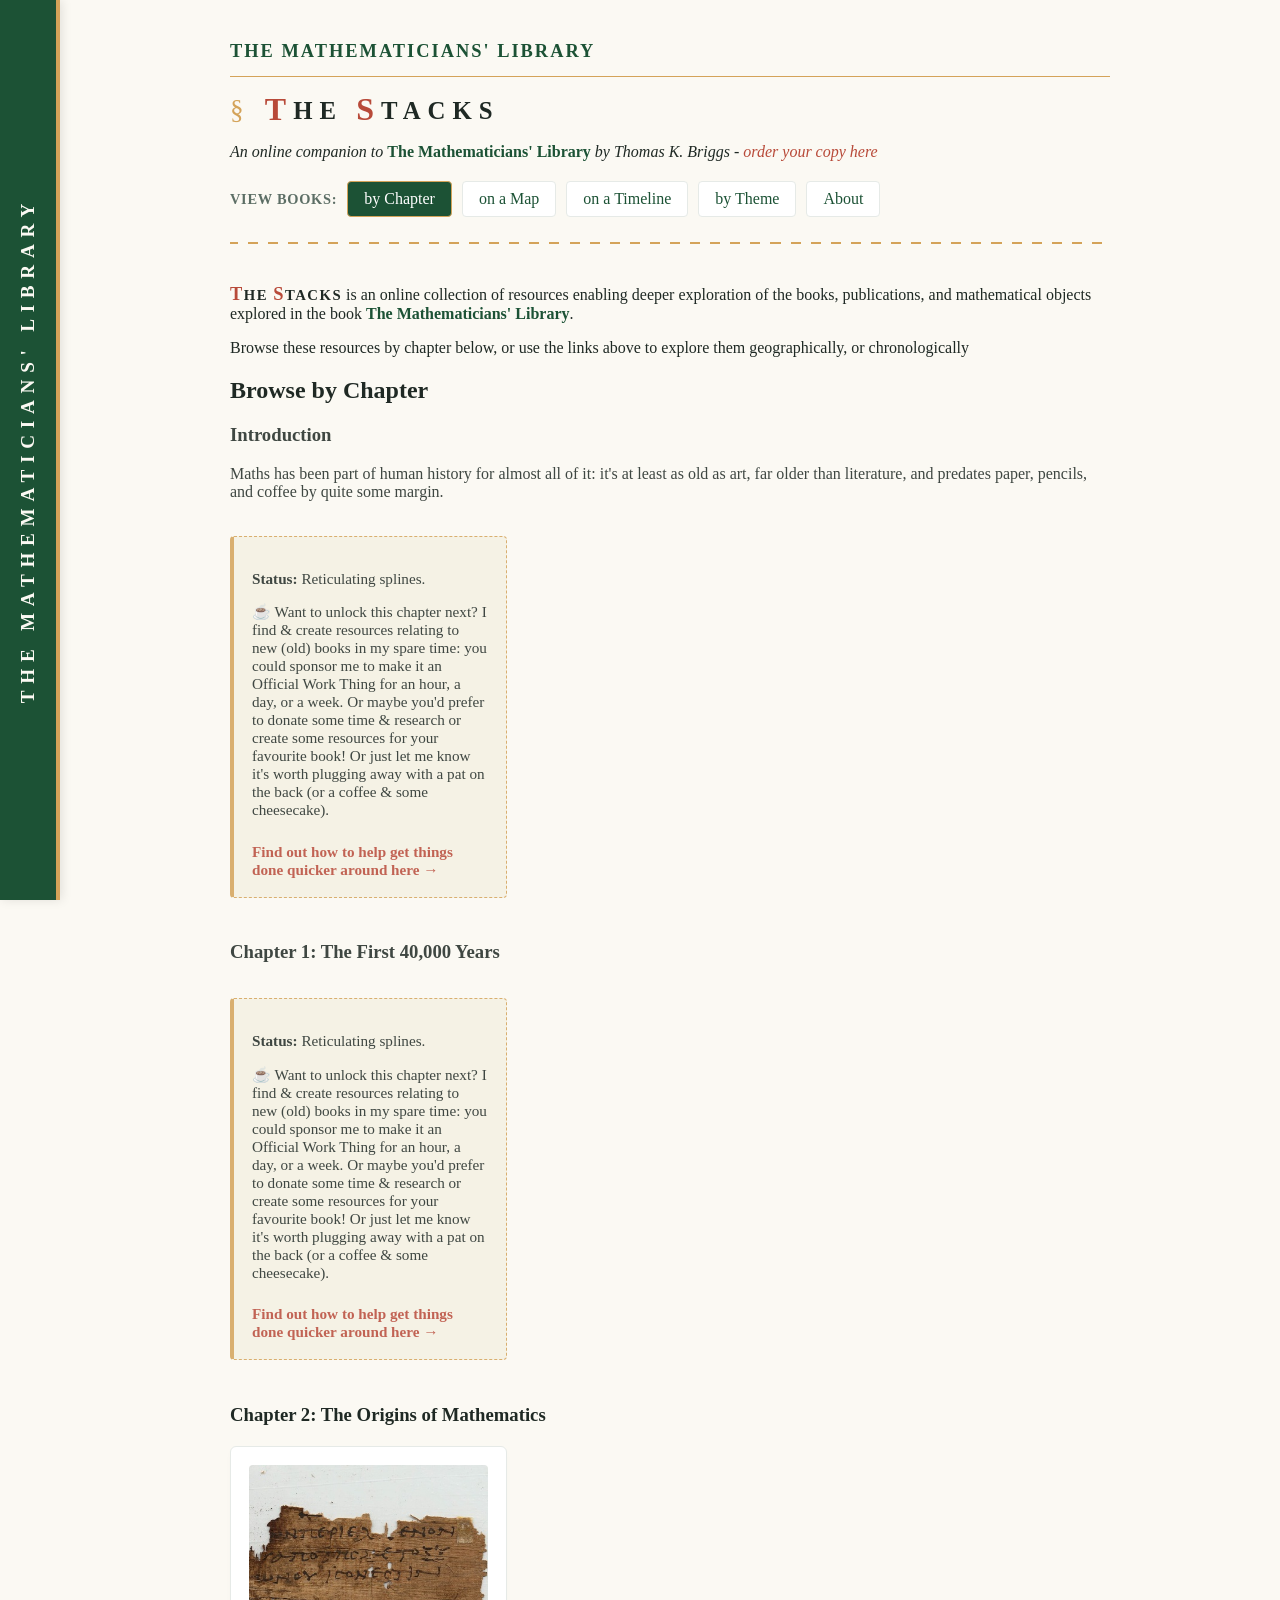
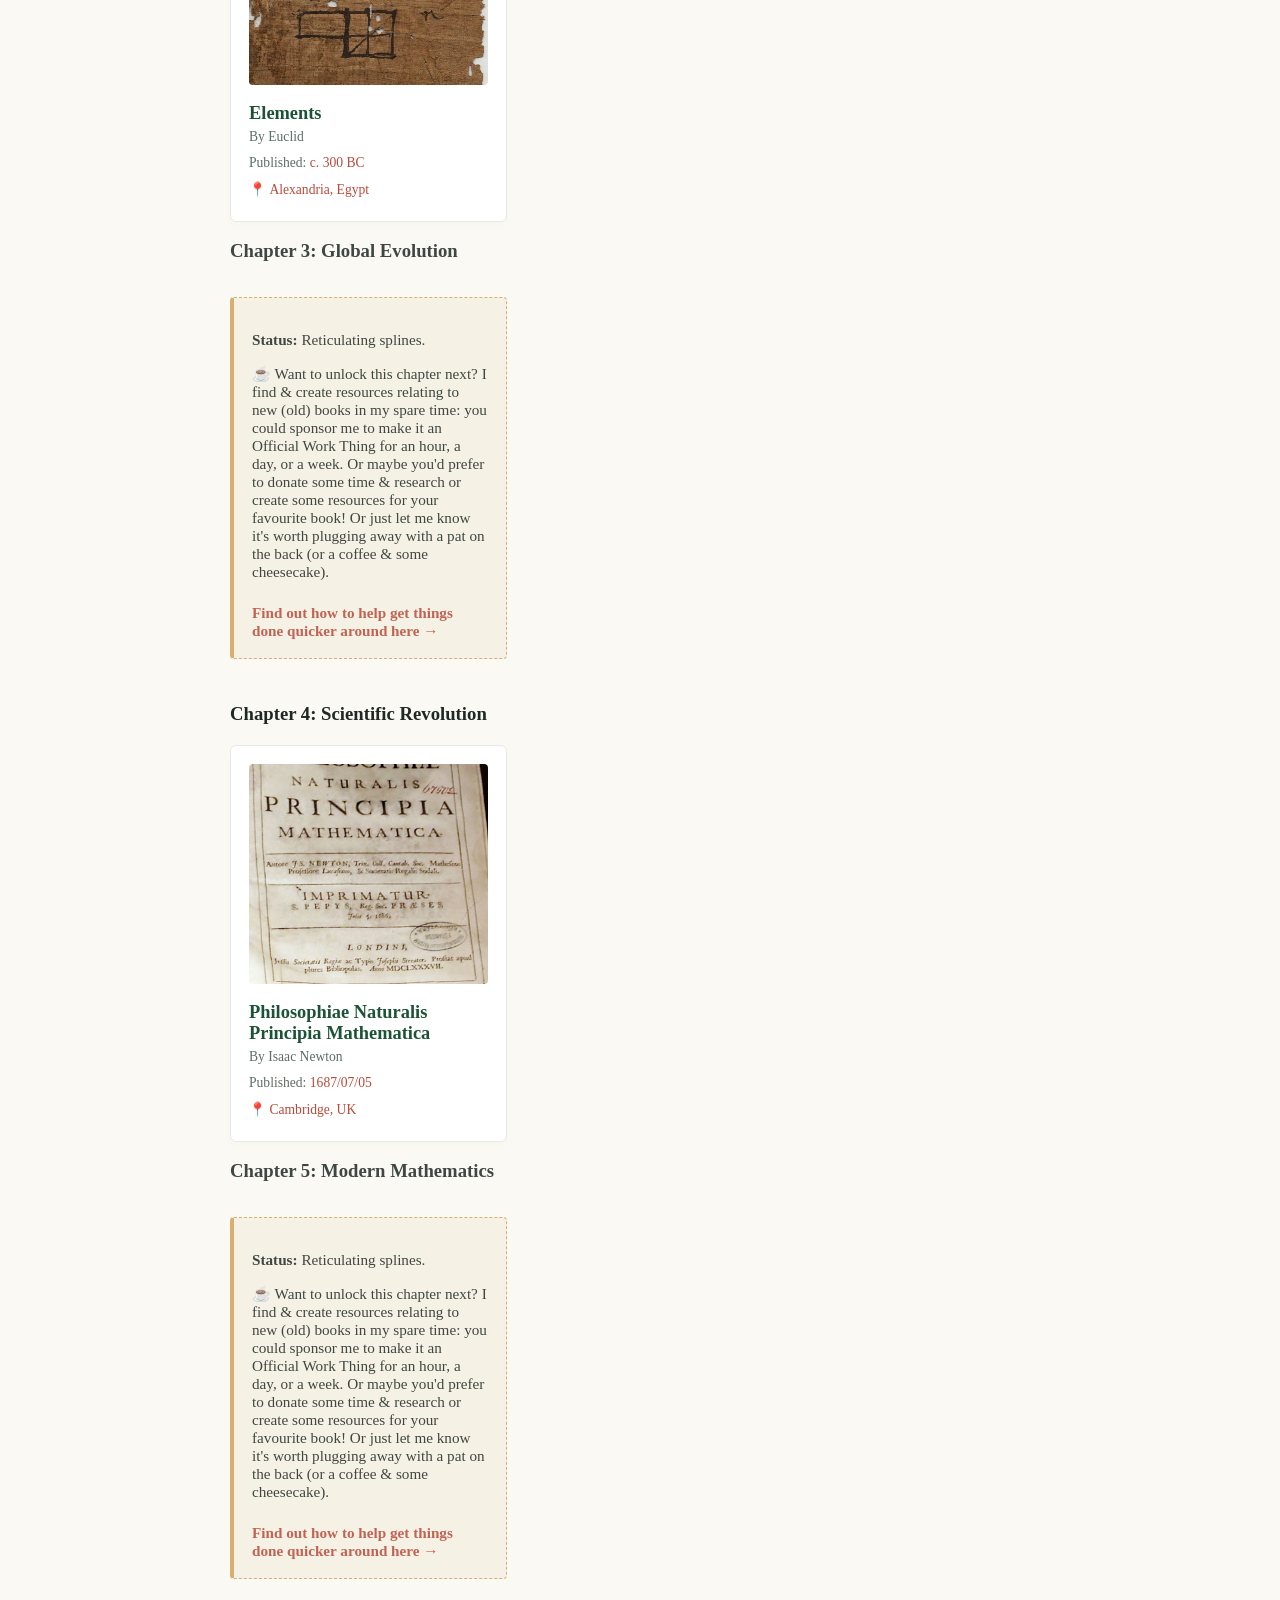
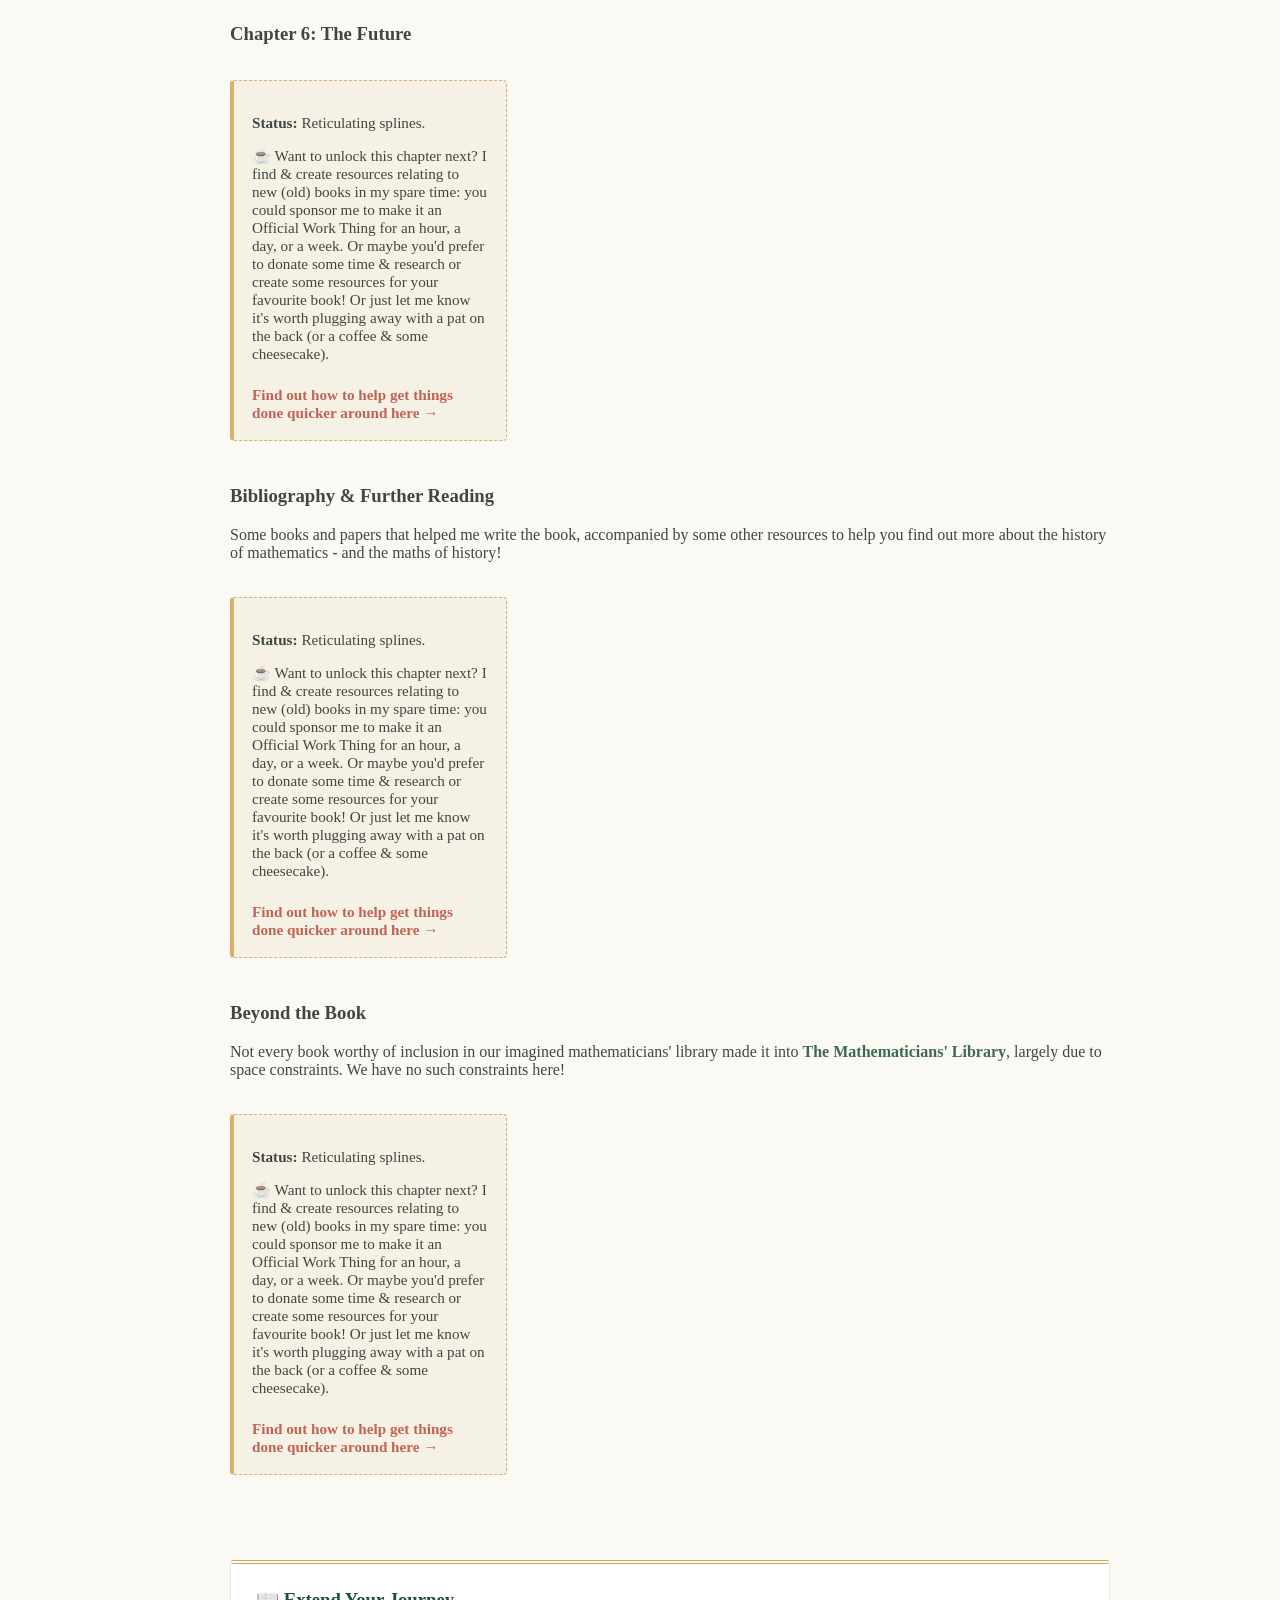
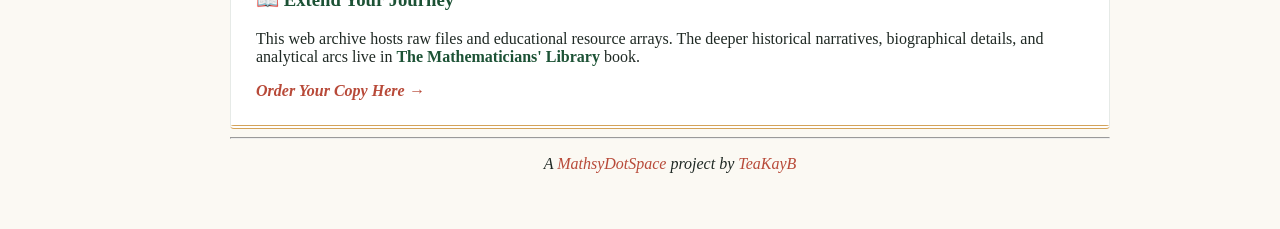
<file: index.html>
<!DOCTYPE html>
<html lang="en-GB">
<head>
    <meta charset="UTF-8">
    <meta name="viewport" content="width=device-width, initial-scale=1.0">

    <title>The Mathematicians' Library: The Stacks</title>
    <meta name="description" content="Explore the history of mathematics through books, mathematicians and mathematical objects in The Mathematicians' Library: The Stacks.">

    <link rel="canonical" href="https://library.mathsy.space/">

    <meta property="og:type" content="website">
    <meta property="og:title" content="The Mathematicians' Library: The Stacks">
    <meta property="og:description" content="Explore the history of mathematics through books, mathematicians and mathematical objects in The Mathematicians' Library: The Stacks.">
    <meta property="og:url" content="https://library.mathsy.space/">

    <link rel="icon" type="image/png" href="favicon.png" sizes="32x32">
    <link rel="apple-touch-icon" href="favicon.png">

    <meta name="google-site-verification" content="qO1KL4WWVsHO-dtCfgwX527mHT4_CLYlGzTtAt1YHoc">

    <link rel="stylesheet" href="css/style.css">
</head>
<body>

    <!-- 1. The Brand Spine Sidebar Element (Pasted directly at top of body) -->
    <div class="book-spine-sidebar">
        <div class="spine-text">The Mathematicians' Library</div>
    </div>

<div class="site-content-wrapper">

<header>
    <h1>
        The Mathematicians' Library
        <span class="stacks-subtitle">
            <!-- Elegant, gold-painted nesting symbol to show structural depth -->
            <span class="stacks-branch-symbol">§</span>
            <span>T</span>he <span>S</span>tacks
        </span>
    </h1>
    <p><i>An online companion to <span class="inline-book-title">The Mathematicians' Library</span> by Thomas K. Briggs - <a href="about.html#buy">order your copy here</a><i></i></p>
    <div class="nav-menu">
        <span class="nav-label">View books:</span>
        <a href="index.html" class="nav-btn active" id="nav-chapter">by Chapter</a>
        <a href="map.html" class="nav-btn" id="nav-map">on a Map</a>
        <a href="timeline.html" class="nav-btn" id="nav-timeline">on a Timeline</a>
        <a href="tags.html" class="nav-btn" id="nav-tags">by Theme</a>
        <a href="about.html" class="nav-btn" id="nav-about">About</a>
    </div>
</header>

<main>
    <p><span class="inline-stacks-brand"><span>T</span>he <span>S</span>tacks</span> is an online collection of resources enabling deeper exploration of the books, publications, and mathematical objects explored in the book <span class="inline-book-title">The Mathematicians' Library</span>.</p>
    <p>Browse these resources by chapter below, or use the links above to explore them geographically, or chronologically </p>
    <h2>Browse by Chapter</h2>
    
    <!-- Chapter 0 -->
    <section class="chapter-block">
        <h3 id="intro">Introduction</h3>
        <p>Maths has been part of human history for almost all of it: it's at least as old as art, far older than literature, and predates paper, pencils, and coffee by quite some margin.</p>
        <div class="grid-list" id="chapter-0-container"></div>
    </section>

    <!-- Chapter 1 -->
    <section class="chapter-block">
        <h3 id="chapter1">Chapter 1: The First 40,000 Years</h3>
        <div class="grid-list" id="chapter-1-container"></div>
    </section>

    <!-- Chapter 2 -->
    <section class="chapter-block">
        <h3 id="chapter2">Chapter 2: The Origins of Mathematics</h3>
        <div class="grid-list" id="chapter-2-container"></div>
    </section>

    <!-- Chapter 3 -->
    <section class="chapter-block">
        <h3 id="chapter3">Chapter 3: Global Evolution</h3>
        <div class="grid-list" id="chapter-3-container"></div>
    </section>

    <!-- Chapter 4 -->
    <section class="chapter-block">
        <h3 id="chapter4">Chapter 4: Scientific Revolution</h3>
        <div class="grid-list" id="chapter-4-container"></div>
    </section>

    <!-- Chapter 5 -->
    <section class="chapter-block">
        <h3 id="chapter5">Chapter 5: Modern Mathematics</h3>
        <div class="grid-list" id="chapter-5-container"></div>
    </section>

    <!-- Chapter 6 -->
    <section class="chapter-block">
        <h3 id="chapter6">Chapter 6: The Future</h3>
        <div class="grid-list" id="chapter-6-container"></div>
    </section>

    <!-- Chapter 7 -->
    <section class="chapter-block">
        <h3 id="bibliography">Bibliography & Further Reading</h3>
        <p>Some books and papers that helped me write the book, accompanied by some other resources to help you find out more about the history of mathematics - and the maths of history!</p>
        <div class="grid-list" id="chapter-7-container"></div>
    </section>

    <!-- Chapter 8 -->
    <section class="chapter-block">
        <h3  id="beyond">Beyond the Book</h3>
        <p>Not every book worthy of inclusion in our imagined mathematicians' library made it into <span class="inline-book-title">The Mathematicians' Library</span>, largely due to space constraints. We have no such constraints here!</p>
        <div class="grid-list" id="chapter-8-container"></div>
    </section>
</main>

<footer class="companion-footer">
    <h3>📖 Extend Your Journey</h3>
    <p>This web archive hosts raw files and educational resource arrays. The deeper historical narratives, biographical details, and analytical arcs live in <span class="inline-book-title">The Mathematicians' Library</span> book.</p>
    <a href="about.html#buy">Order Your Copy Here →</a>
</footer>
    <hr>
<p style="font-style: italic; text-align: center;"> A <a href="https://mathsy.space" target="_blank">MathsyDotSpace</a> project by <a href="https://mathsy.space">TeaKayB</a></p>
<script>
    fetch('data.json')
        .then(res => res.json())
        .then(books => {
            // Filter to include only actual books for the homepage grid
            const onlyBooks = books.filter(b => b.type === 'book' || !b.type);
            
            // Sort books chronologically by their sort_val attribute
            onlyBooks.sort((a, b) => a.sort_val - b.sort_val);

            // Populate active cards into their designated chapter rows
            onlyBooks.forEach(book => {
                const target = document.getElementById('chapter-' + book.chapter + '-container');
                if (target) {
                    target.innerHTML += '<div class="book-card">' +
                        '<a href="' + book.url + '"><img src="' + book.image + '" alt="' + book.alt_text + '"></a>' +
                        '<div class="card-title"><a href="' + book.url + '">' + book.title + '</a></div>' +
                        '<div class="meta-row">By ' + book.author + '</div>' +
                        '<div class="meta-row">Published: <a href="timeline.html#book-' + book.id + '">' + book.display_date + '</a></div>' +
                        '<div class="meta-row">📍 <a href="map.html?focus=' + book.id + '">' + book.place_name + '</a></div>' +
                        '</div>';
                }
            });

            // Loop through all containers to automatically append a "Coming Soon" banner if the chapter is currently empty
            for (let i = 0; i <= 8; i++) {
                const container = document.getElementById('chapter-' + i + '-container');
                if (container && container.children.length === 0) {
                    // Gray out the heading slightly to show it is pending
                    container.parentElement.classList.add('opacity-muted');
                    
                    // Inject the status banner directly into the empty block
                    container.innerHTML = '<div class="chapter-status-banner">' +
                        '<p><strong>Status:</strong> Reticulating splines.</p>' +
                        '<p>☕ Want to unlock this chapter next? I find & create resources relating to new (old) books in my spare time: you could sponsor me to make it an Official Work Thing for an hour, a day, or a week. Or maybe you\'d prefer to donate some time & research or create some resources for your favourite book! Or just let me know it\'s worth plugging away with a pat on the back (or a coffee & some cheesecake).</p>' +
                        '<a href="about.html#support" class="funding-link">Find out how to help get things done quicker around here →</a>' +
                        '</div>';
                }
            }
        })
        .catch(err => console.error('Error loading data.json:', err));
</script>

</div>

</body>
</html>
</file>
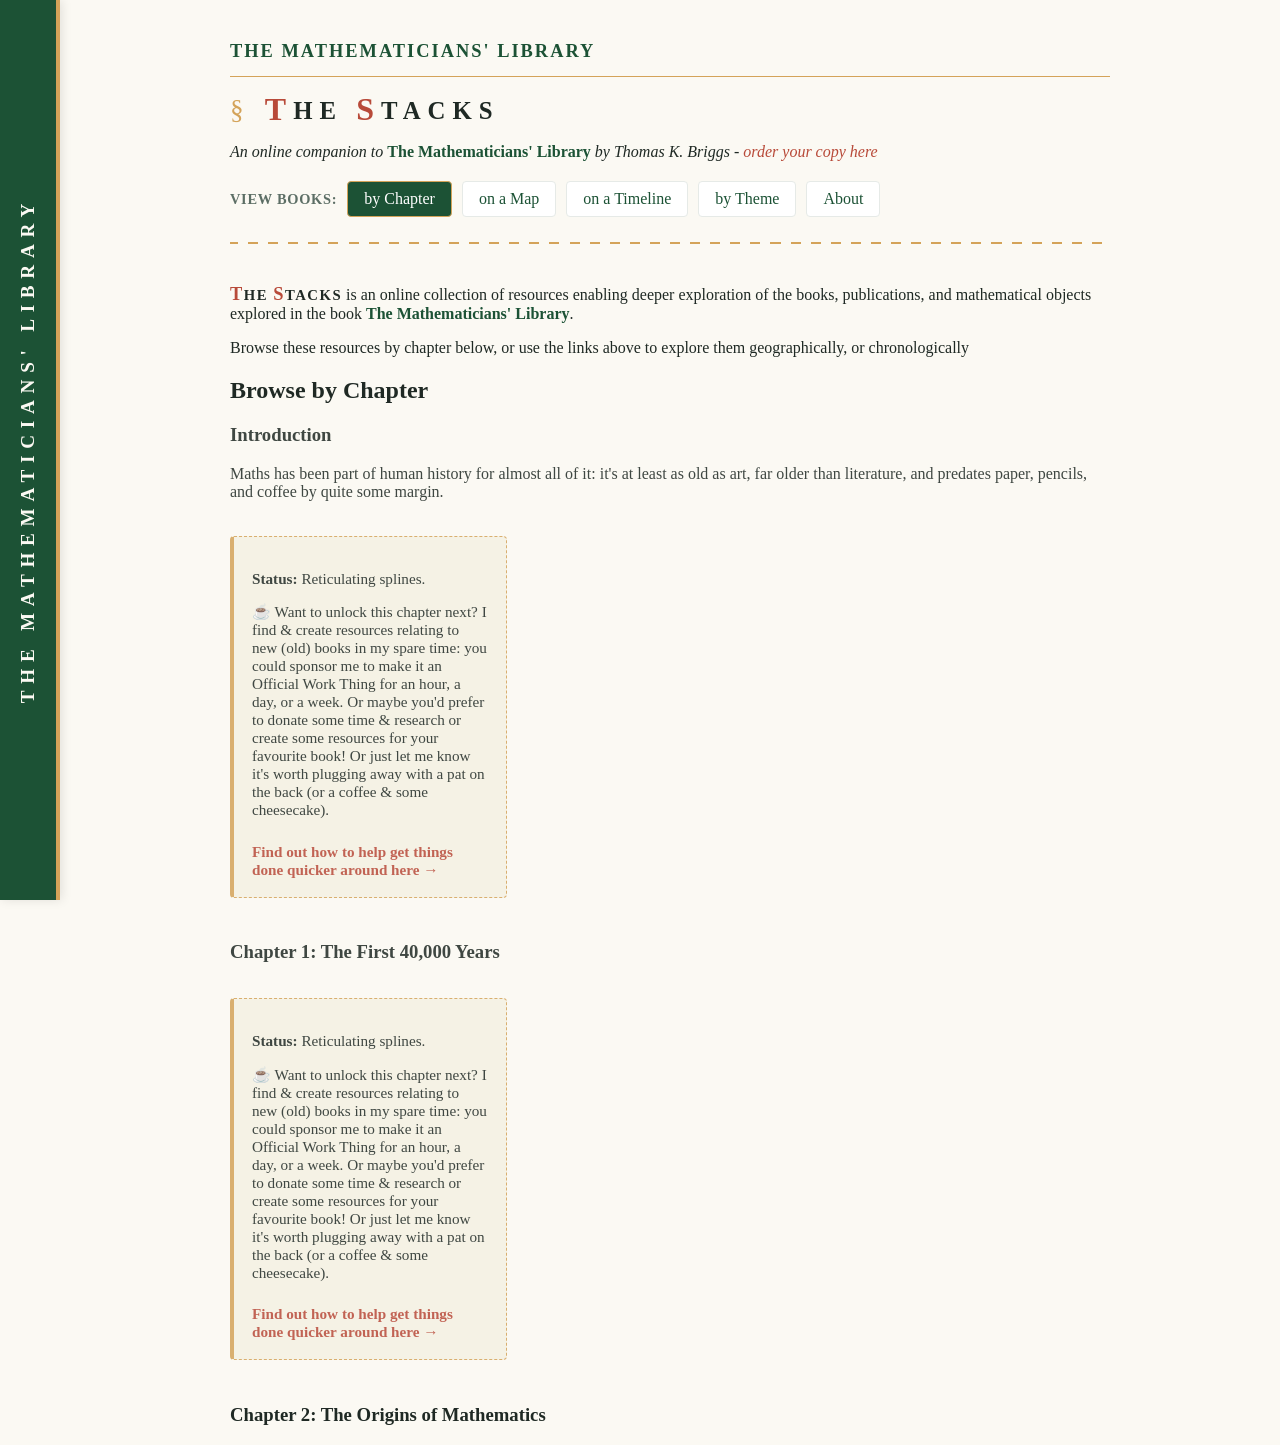
<file: books/index.html>
<!DOCTYPE html>
<html lang="en-GB">
<head>
    <meta charset="UTF-8">
    <meta name="robots" content="noindex, follow">
    <title>The Stacks - Catalog Index</title>
    <!-- Instantly forward users out of the dead directory straight back home -->
    <meta http-equiv="refresh" content="0; url=../index.html">
</head>
<body>
    <p>Redirecting to <a href="../index.html">The Stacks Home Directory</a>...</p>
</body>
</html>
</file>
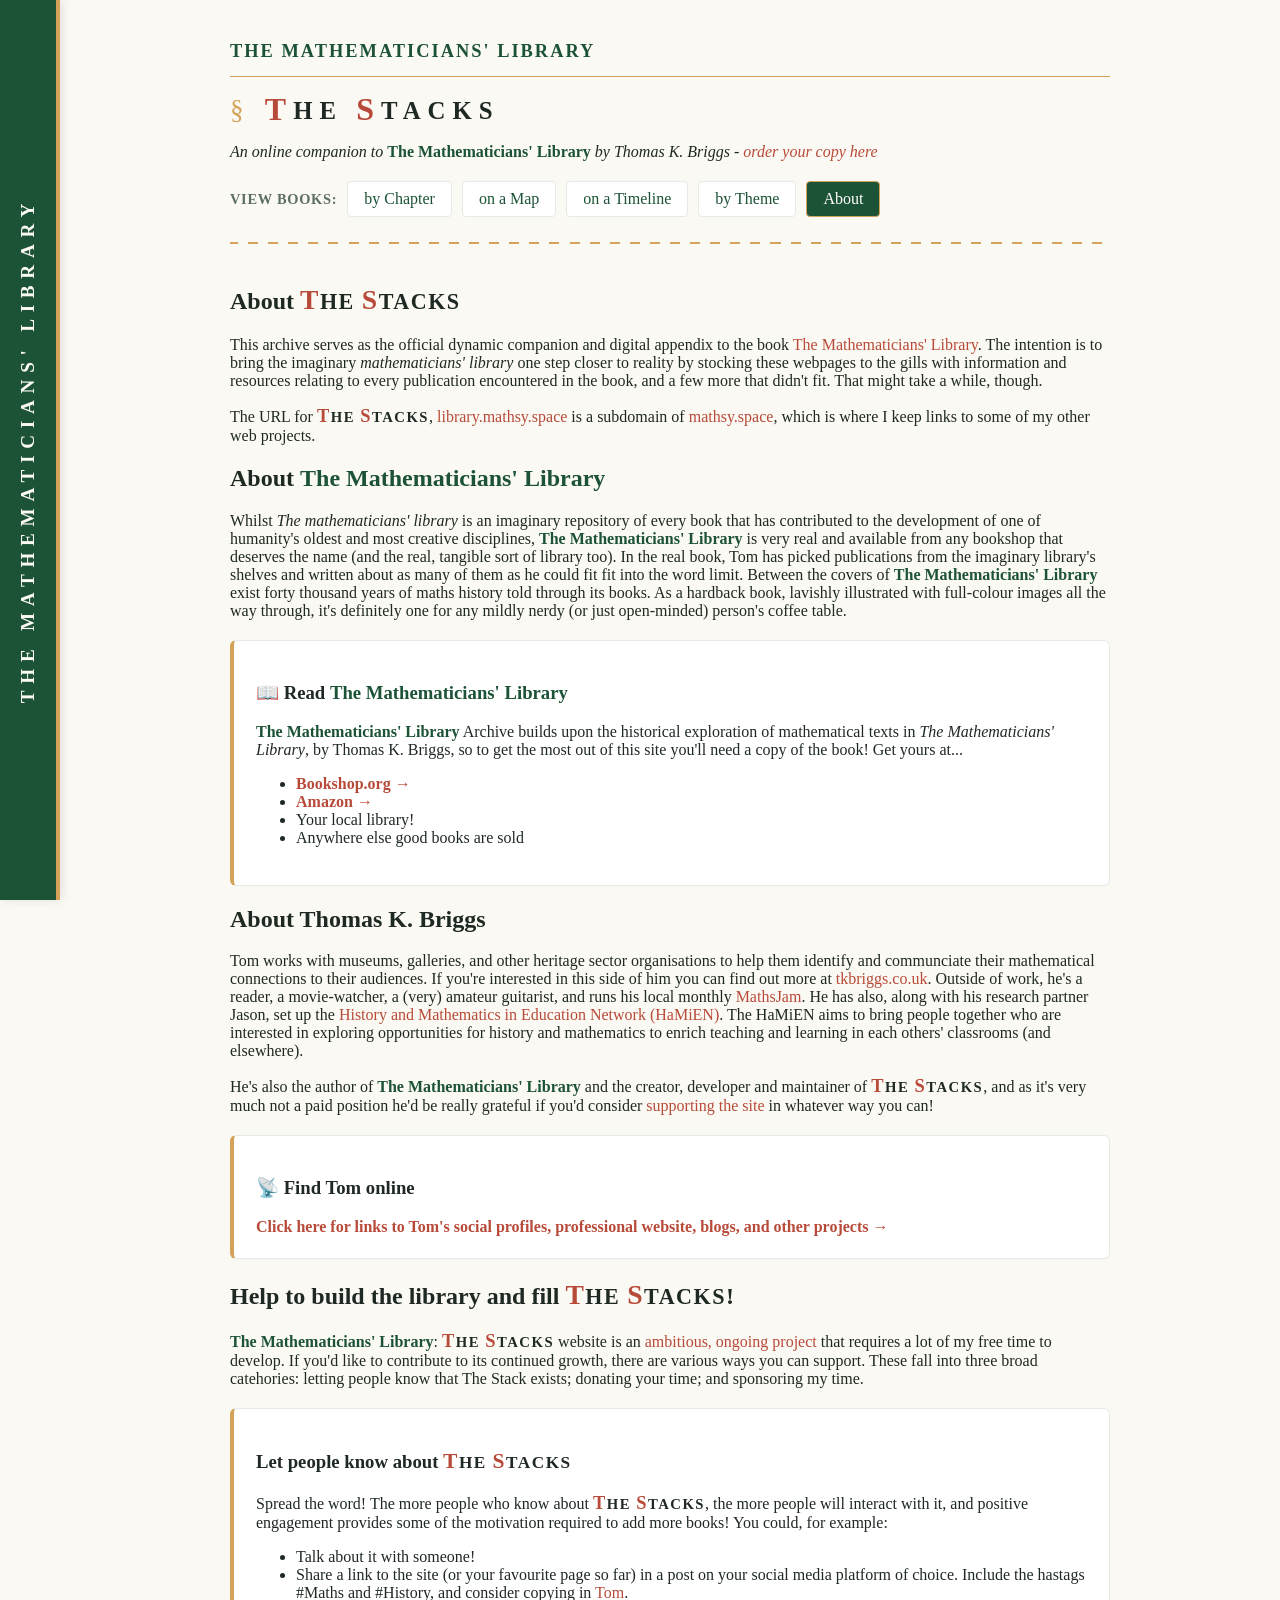
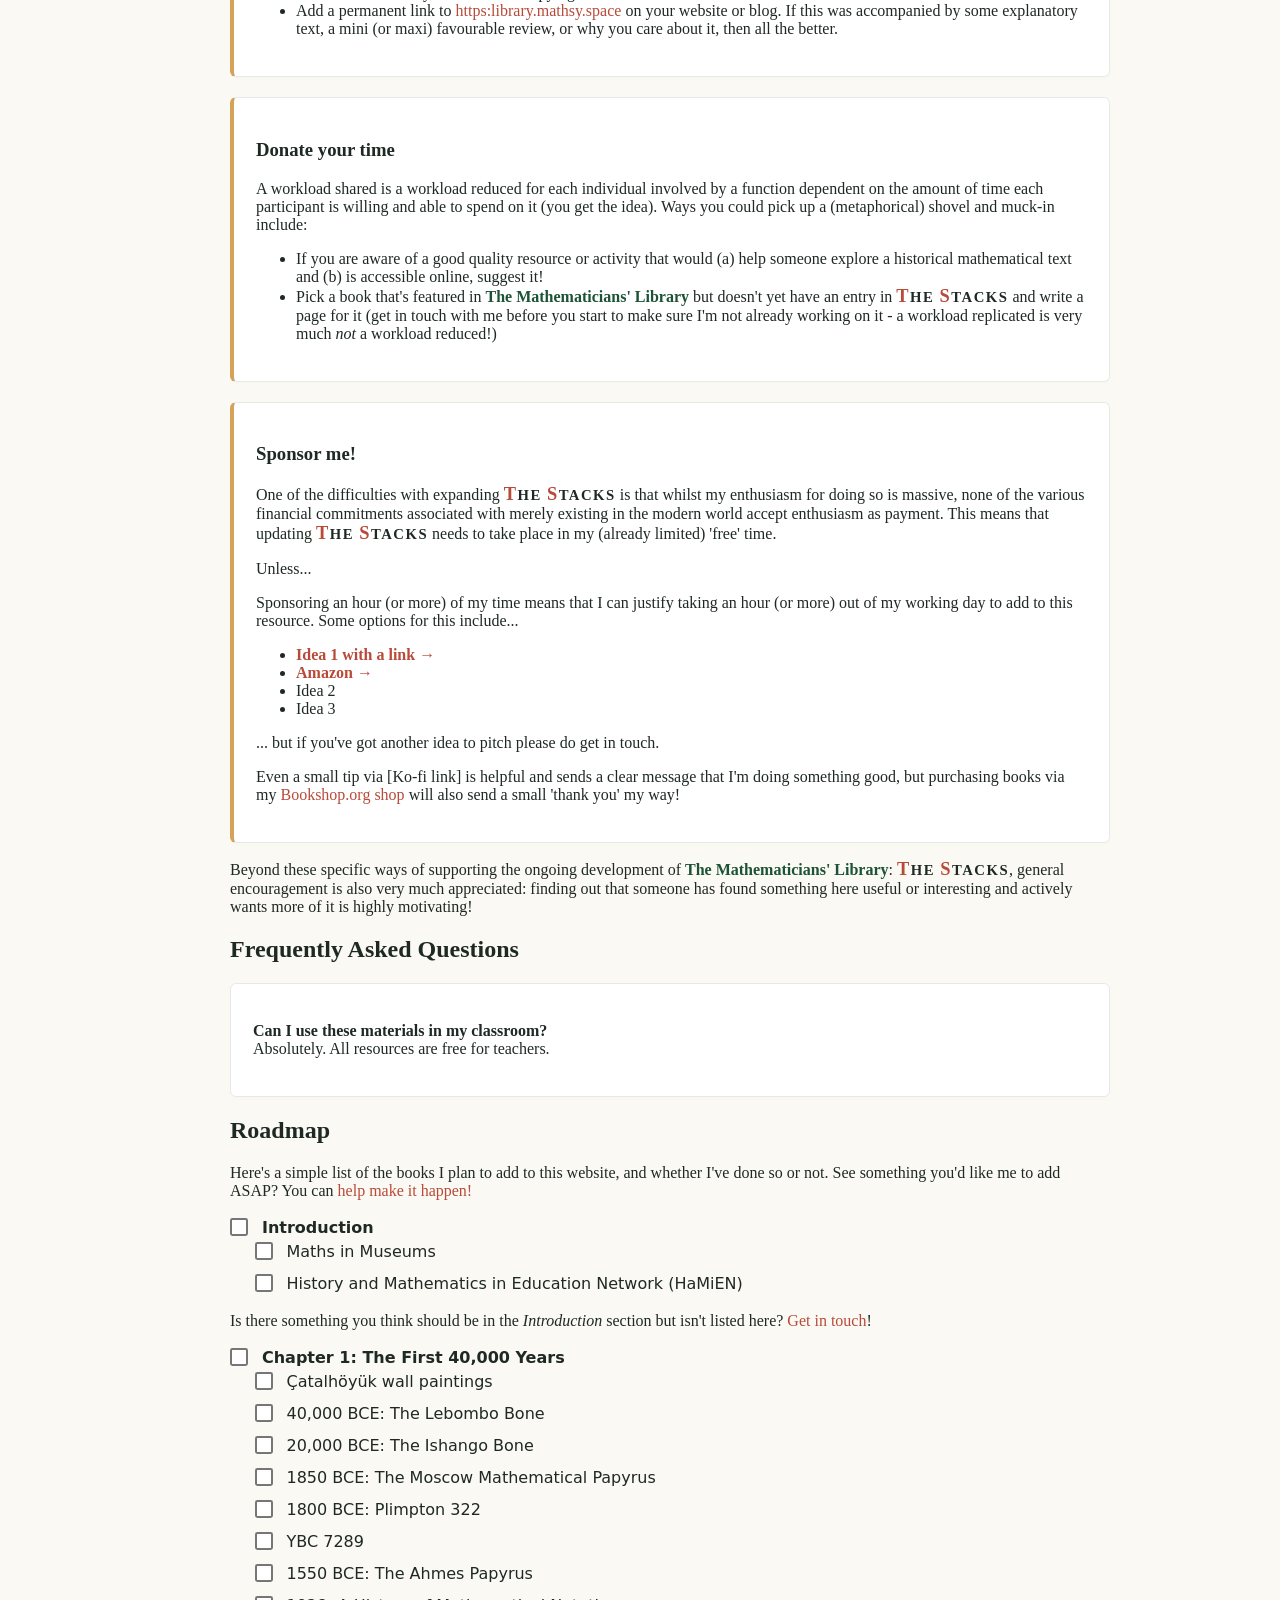
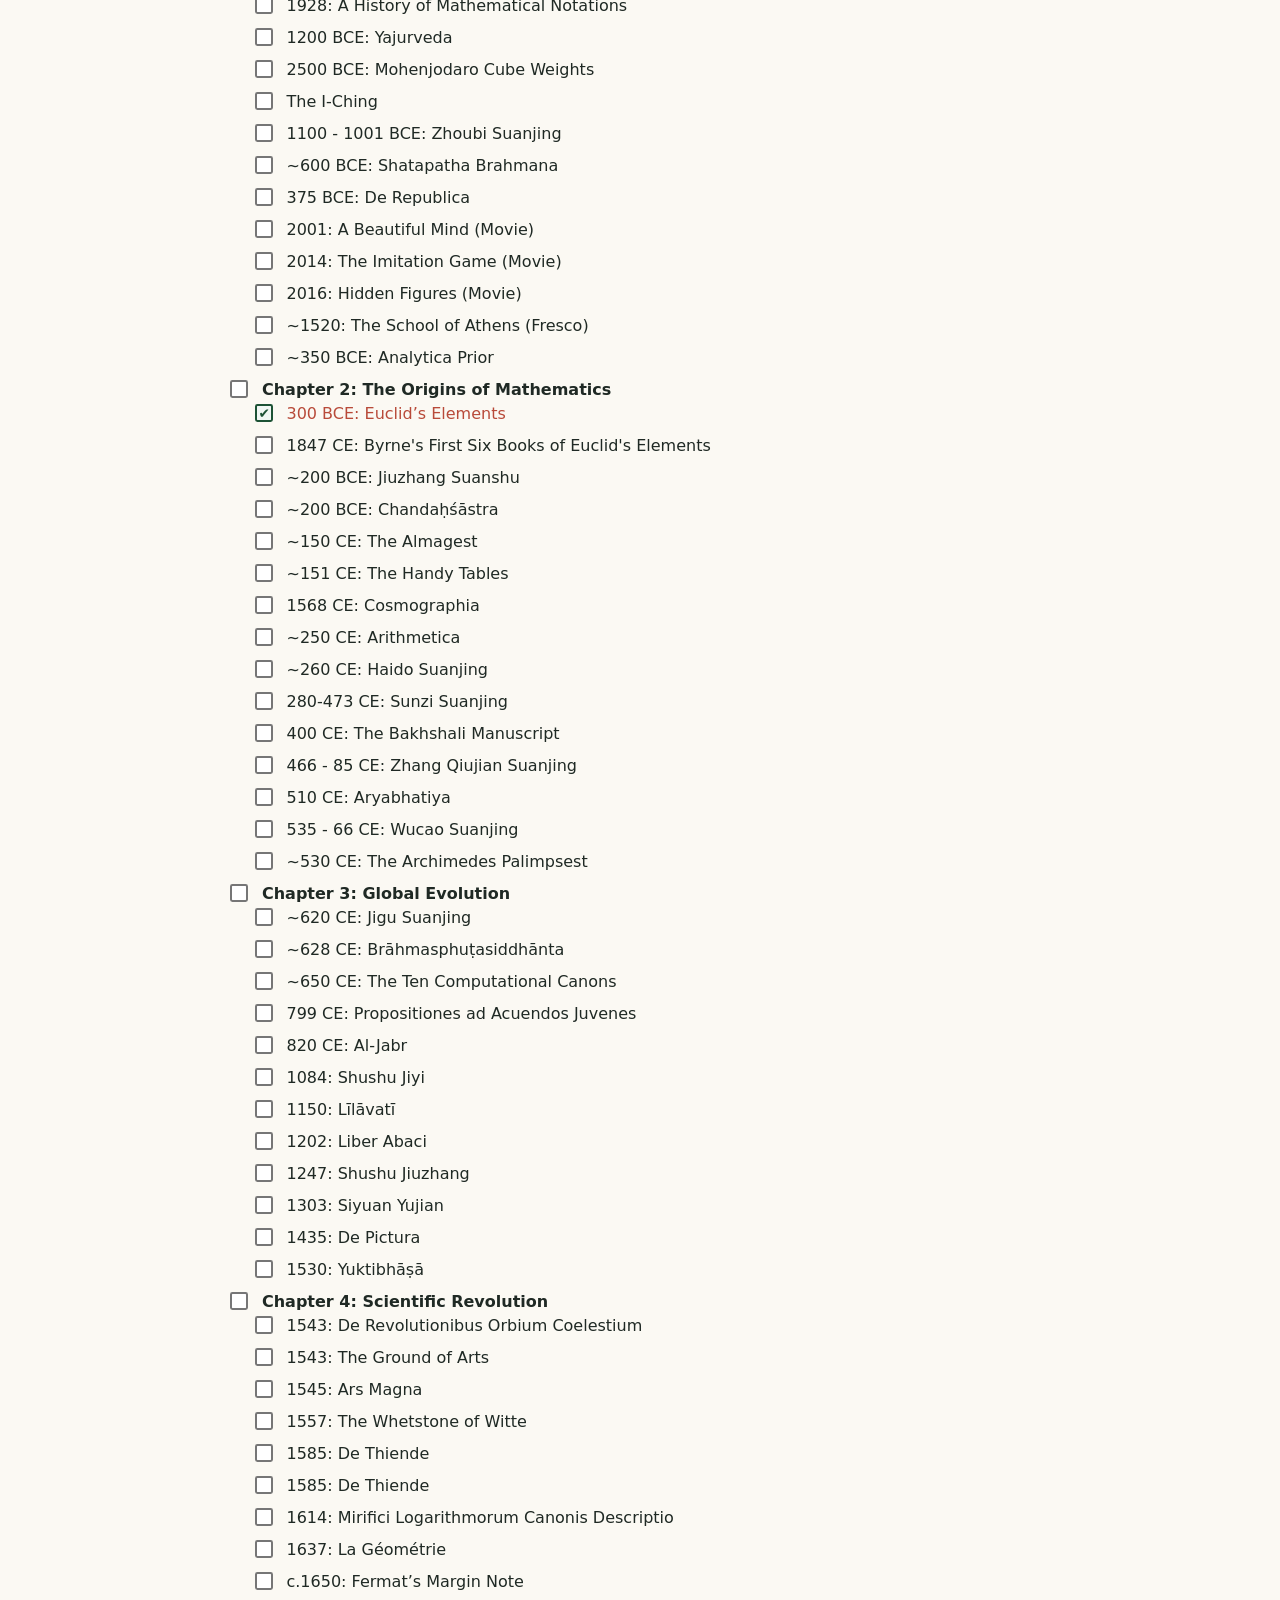
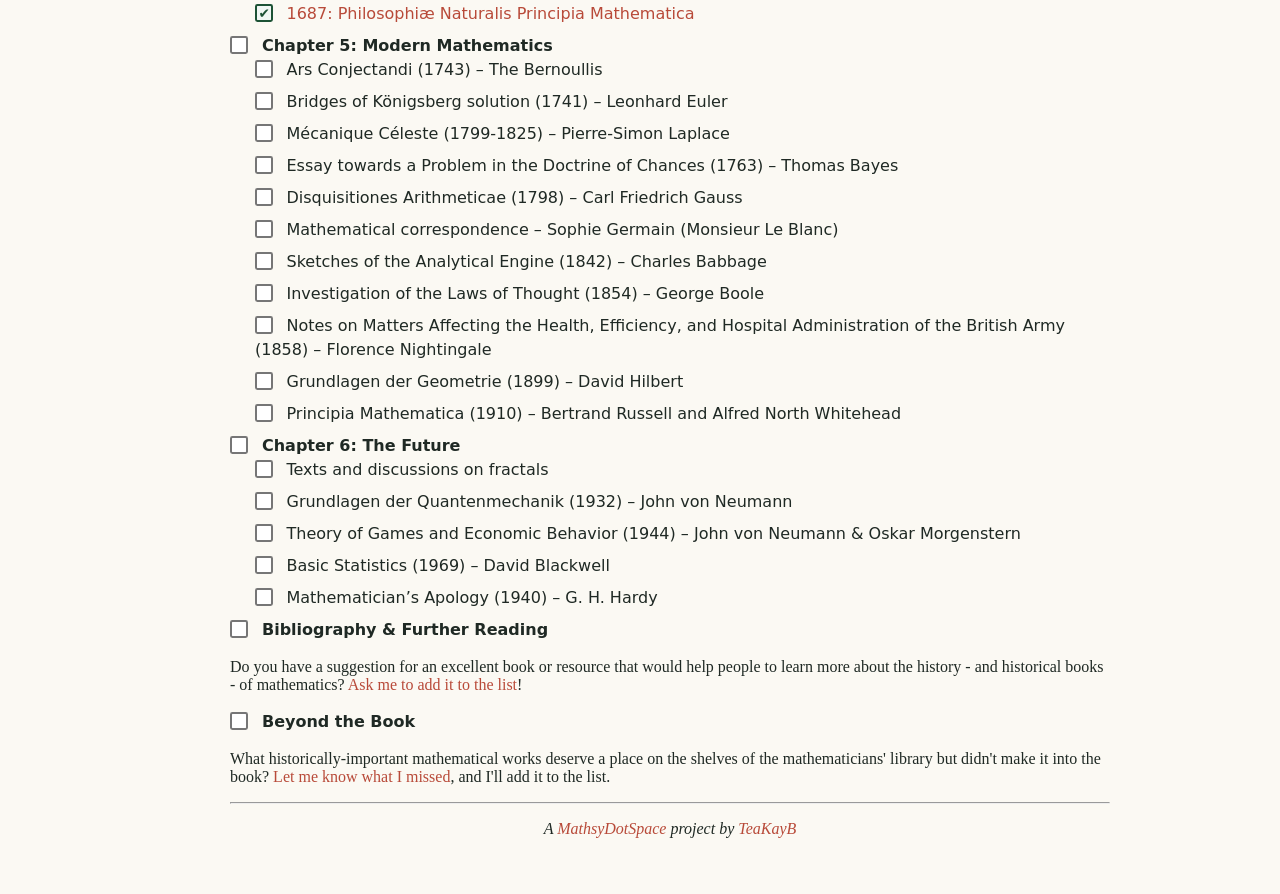
<file: about.html>
<!DOCTYPE html>
<html lang="en-GB">
<head>
    <meta charset="UTF-8">
<meta name="viewport" content="width=device-width, initial-scale=1.0">
    <link rel="icon" type="image/png" href="favicon.png" sizes="32x32">
<link rel="apple-touch-icon" href="favicon.png">

    <title>About The Mathematicians' Library: The Stacks</title>
    <link rel="stylesheet" href="css/style.css">
    <link rel="canonical" href="https://library.mathsy.space/about">
</head>
<body>

<!-- 1. PASTE THIS SIDEBAR ELEMENT RIGHT AT THE TOP OF THE BODY: -->
    <div class="book-spine-sidebar">
        <div class="spine-text">The Mathematicians' Library</div>
    </div>

    <!-- 2. WRAP EVERYTHING ELSE INSIDE THIS MAIN CONTAINER: -->
    <div class="site-content-wrapper">

<header>
        <h1>
        The Mathematicians' Library
        <span class="stacks-subtitle">
            <!-- Elegant, gold-painted nesting symbol to show structural depth -->
            <span class="stacks-branch-symbol">§</span>
            <span>T</span>he <span>S</span>tacks
        </span>
    </h1>
    <p><i>An online companion to <b><span class="inline-book-title">The Mathematicians' Library</span></b> by Thomas K. Briggs - <a href="about.html#buy">order your copy here</a><i></i></p>
    <div class="nav-menu">
        <span class="nav-label">View books:</span>
        <a href="index.html" class="nav-btn" id="nav-chapter">by Chapter</a>
        <a href="map.html" class="nav-btn" id="nav-map">on a Map</a>
        <a href="timeline.html" class="nav-btn" id="nav-timeline">on a Timeline</a>
        <a href="tags.html" class="nav-btn" id="nav-tags">by Theme</a>
        <a href="about.html" class="nav-btn active" id="nav-about">About</a>
    </div>
</header>
<main>
    <h2 id="about_thestacks">About <span class="inline-stacks-brand"><span>T</span>he <span>S</span>tacks</span></h2>
    <p>This archive serves as the official dynamic companion and digital appendix to the book <a href="#about-matlib><span class="inline-book-title">The Mathematicians' Library</span></a>. The intention is to bring the imaginary <i>mathematicians' library</i> one step closer to reality by stocking these webpages to the gills with information and resources relating to every publication encountered in the book, and a few more that didn't fit. That might take a while, though.</p>
<p>The URL for <span class="inline-stacks-brand"><span>T</span>he <span>S</span>tacks</span>, <a href="https://library.mathsy.space">library.mathsy.space</a> is a subdomain of <a href="https://mathsy.space target="_blank">mathsy.space</a>, which is where I keep links to some of my other web projects.</p>
    <h2 id="about_matlib">About <span class="inline-book-title">The Mathematicians' Library</span></h2>
    <p>Whilst <i>The mathematicians' library</i> is an imaginary repository of every book that has contributed to the development of one of humanity's oldest and most creative disciplines, <span class="inline-book-title">The Mathematicians' Library</span> is very real and available from any bookshop that deserves the name (and the real, tangible sort of library too). In the real book, Tom has picked publications from the imaginary library's shelves and written about as many of them as he could fit fit into the word limit. Between the covers of <span class="inline-book-title">The Mathematicians' Library</span> exist forty thousand years of maths history told through its books. As a hardback book, lavishly illustrated with full-colour images all the way through, it's definitely one for any mildly nerdy (or just open-minded) person's coffee table.</p>
    
    <div class="resource-section" style="border-left: 4px solid var(--book-gold);">
        <h3 id="buy">📖 Read <span class="inline-book-title">The Mathematicians' Library</span></h3>
        <p><span class="inline-book-title">The Mathematicians' Library</span> Archive builds upon the historical exploration of mathematical texts in <i>The Mathematicians' Library</i>, by Thomas K. Briggs, so to get the most out of this site you'll need a copy of the book! Get yours at...</p>
        <ul>
        <li><a href="https://uk.bookshop.org/a/16778/9781836004851" target="_blank" style="color: var(--book-terracotta); font-weight: bold;">Bookshop.org →</a></li>
            <li><a href="https://www.amazon.co.uk/Mathematicians-Library-Unlocked-Numbers-Historica/dp/1836004850?_encoding=UTF8&dib_tag=se&dib=eyJ2IjoiMSJ9.[base64].etYaKcvw6cYw7XI6jXyUhhE60t9_dmr03SiBSky-O_E&qid=1749129064&sr=8-1&linkCode=ll2&tag=teakayb-21&linkId=e060d0357f5492b8e8ff362c84191cb7&ref_=as_li_ss_tl" target="_blank" style="color: var(--book-terracotta); font-weight: bold;">Amazon →</a></li>
            <li>Your local library!</li>
            <li>Anywhere else good books are sold</li>
        </ul>
    </div>
    <h2 id="about_tom">About Thomas K. Briggs</h2>
    <p>Tom works with museums, galleries, and other heritage sector organisations to help them identify and communciate their mathematical connections to their audiences. If you're interested in this side of him you can find out more at <a href="https://tkbriggs.co.uk" target="_blank">tkbriggs.co.uk</a>. Outside of work, he's a reader, a movie-watcher, a (very) amateur guitarist, and runs his local monthly <a href="https://mathsjam.com" target="_blank">MathsJam</a>. He has also, along with his research partner Jason, set up the <a href="https://historyand.mathsy.space/" target="_blank">History and Mathematics in Education Network (HaMiEN)</a>. The HaMiEN aims to bring people together who are interested in exploring opportunities for history and mathematics to enrich teaching and learning in each others' classrooms (and elsewhere).</p>
    <p>He's also the author of <span class="inline-book-title">The Mathematicians' Library</span> and the creator, developer and maintainer of <span class="inline-stacks-brand"><span>T</span>he <span>S</span>tacks</span>, and as it's very much not a paid position he'd be really grateful if you'd consider <a href="#support">supporting the site</a> in whatever way you can!</p>
    <div class="resource-section" style="border-left: 4px solid var(--book-gold);">
        <h3 id="contact">📡 Find Tom online</h3>
        <a href="https://teakayb.mathsy.space/" target="_blank" style="color: var(--book-terracotta); font-weight: bold;">Click here for links to Tom's social profiles, professional website, blogs, and other projects →</a></li>
            
    </div>
    <h2 id="support">Help to build the library and fill <span class="inline-stacks-brand"><span>T</span>he <span>S</span>tacks</span>!</h2>
    <p><span class="inline-book-title">The Mathematicians' Library</span>: <span class="inline-stacks-brand"><span>T</span>he <span>S</span>tacks</span> website is an <a href="#roadmap">ambitious, ongoing project</a> that requires a lot of my free time to develop. If you'd like to contribute to its continued growth, there are various ways you can support. These fall into three broad catehories: letting people know that The Stack exists; donating your time; and sponsoring my time.</p>
    <div class="resource-section" style="border-left: 4px solid var(--book-gold);">
        <h3>Let people know about <span class="inline-stacks-brand"><span>T</span>he <span>S</span>tacks</span></h3>
        <p>Spread the word! The more people who know about <span class="inline-stacks-brand"><span>T</span>he <span>S</span>tacks</span>, the more people will interact with it, and positive engagement provides some of the motivation required to add more books! You could, for example:</p>
        <ul>
            <li>Talk about it with someone!</li>
            <li>Share a link to the site (or your favourite page so far) in a post on your social media platform of choice. Include the hastags #Maths and #History, and consider copying in <a href="https://teakayb.mathsy.space" target="blank">Tom</a>.</li>
            <li>Add a permanent link to <a href="https:library.mathsy.space">https:library.mathsy.space</a> on your website or blog. If this was accompanied by some explanatory text, a mini (or maxi) favourable review, or why you care about it, then all the better.</li>
        </ul>
    </div>

    <div class="resource-section" style="border-left: 4px solid var(--book-gold);">
        <h3>Donate your time</h3>
        <p>A workload shared is a workload reduced for each individual involved by a function dependent on the amount of time each participant is willing and able to spend on it (you get the idea). Ways you could pick up a (metaphorical) shovel and muck-in include:</p>
        <ul>
            <li>If you are aware of a good quality resource or activity that would (a) help someone explore a historical mathematical text and (b) is accessible online, suggest it!</li>
            <li>Pick a book that's featured in <span class="inline-book-title">The Mathematicians' Library</span> but doesn't yet have an entry in <span class="inline-stacks-brand"><span>T</span>he <span>S</span>tacks</span> and write a page for it (get in touch with me before you start to make sure I'm not already working on it - a workload replicated is very much <i>not</i> a workload reduced!)</li>
        </ul>
    </div>

    <div class="resource-section" style="border-left: 4px solid var(--book-gold);">
        <h3>Sponsor me!</h3>
        <p>One of the difficulties with expanding <span class="inline-stacks-brand"><span>T</span>he <span>S</span>tacks</span> is that whilst my enthusiasm for doing so is massive, none of the various financial commitments associated with merely existing in the modern world accept enthusiasm as payment. This means that updating <span class="inline-stacks-brand"><span>T</span>he <span>S</span>tacks</span> needs to take place in my (already limited) 'free' time.</p>
            <p>Unless...</p>
        <p>Sponsoring an hour (or more) of my time means that I can justify taking an hour (or more) out of my working day to add to this resource. Some options for this include...</p>
        <ul>
        <li><a href="https://uk.bookshop.org/a/16778/9781836004851" target="_blank" style="color: var(--book-terracotta); font-weight: bold;">Idea 1 with a link →</a></li>
            <li><a href="https://www.amazon.co.uk/Mathematicians-Library-Unlocked-Numbers-Historica/dp/1836004850?_encoding=UTF8&dib_tag=se&dib=eyJ2IjoiMSJ9.[base64].etYaKcvw6cYw7XI6jXyUhhE60t9_dmr03SiBSky-O_E&qid=1749129064&sr=8-1&linkCode=ll2&tag=teakayb-21&linkId=e060d0357f5492b8e8ff362c84191cb7&ref_=as_li_ss_tl" target="_blank" style="color: var(--book-terracotta); font-weight: bold;">Amazon →</a></li>
            <li>Idea 2</li>
            <li>Idea 3</li>
        </ul>
        <p>... but if you've got another idea to pitch please do get in touch.</p>
        <p>Even a small tip via [Ko-fi link] is helpful and sends a clear message that I'm doing something good, but purchasing books via my <a href="https://uk.bookshop.org/shop/tkbriggs" target="_blank">Bookshop.org shop</a> will also send a small 'thank you' my way!</p>
    </div>
<p>Beyond these specific ways of supporting the ongoing development of <span class="inline-book-title">The Mathematicians' Library</span>: <span class="inline-stacks-brand"><span>T</span>he <span>S</span>tacks</span>, general encouragement is also very much appreciated: finding out that someone has found something here useful or interesting and actively wants more of it is highly motivating!</p>
    
    <h2>Frequently Asked Questions</h2>
    <div class="resource-section">
        <p><strong>Can I use these materials in my classroom?</strong><br>Absolutely. All resources are free for teachers.</p>
    </div>
    <h2 id="roadmap">Roadmap</h2>
    <p>Here's a simple list of the books I plan to add to this website, and whether I've done so or not. See something you'd like me to add ASAP? You can <a href="#sponsor">help make it happen!</a></p>
    <ul class="roadmap-list">
  <!-- Introduction -->
  <li>
    <input type="checkbox" disabled>
    Introduction
      <ul>
      <li><input type="checkbox" disabled> Maths in Museums</li>
      <li><input type="checkbox" disabled> History and Mathematics in Education Network (HaMiEN)</li>
      </ul>
  </li>
        <p>Is there something you think should be in the <i>Introduction</i> section but isn't listed here? <a href="#contact">Get in touch</a>!</p>

  <!-- Chapter 1 -->
  <li>
    <input type="checkbox" disabled>
    Chapter 1: The First 40,000 Years
    <ul>
      <li><input type="checkbox" disabled> Çatalhöyük wall paintings</li>
      <li><input type="checkbox" disabled> 40,000 BCE: The Lebombo Bone</li>
      <li><input type="checkbox" disabled> 20,000 BCE: The Ishango Bone</li>
      <li><input type="checkbox" disabled> 1850 BCE: The Moscow Mathematical Papyrus</li>
      <li><input type="checkbox" disabled> 1800 BCE: Plimpton 322</li>
      <li><input type="checkbox" disabled> YBC 7289</li>
      <li><input type="checkbox" disabled> 1550 BCE: The Ahmes Papyrus</li>
        <li><input type="checkbox" disabled> 1928: A History of Mathematical Notations</li>
        <li><input type="checkbox" disabled> 1200 BCE: Yajurveda</li>
        <li><input type="checkbox" disabled> 2500 BCE: Mohenjodaro Cube Weights</li>
        <li><input type="checkbox" disabled> The I-Ching</li>
        <li><input type="checkbox" disabled> 1100 - 1001 BCE: Zhoubi Suanjing</li>
        <li><input type="checkbox" disabled> ~600 BCE: Shatapatha Brahmana</li>
        <li><input type="checkbox" disabled> 375 BCE: De Republica</li>
        <li><input type="checkbox" disabled> 2001: A Beautiful Mind (Movie)</li>
        <li><input type="checkbox" disabled> 2014: The Imitation Game (Movie)</li>
        <li><input type="checkbox" disabled> 2016: Hidden Figures (Movie)</li>
        <li><input type="checkbox" disabled> ~1520: The School of Athens (Fresco)</li>
        <li><input type="checkbox" disabled> ~350 BCE: Analytica Prior</li>
    </ul>
  </li>

  <!-- Chapter 2 -->
  <li>
    <input type="checkbox" disabled>
    Chapter 2: The Origins of Mathematics
    <ul>
      <li><input type="checkbox" checked disabled> <a href="..books/euclid-elements.html">300 BCE: Euclid’s Elements</a></li>
        <li><input type="checkbox" disabled> 1847 CE: Byrne's First Six Books of Euclid's Elements</li>
        <li><input type="checkbox" disabled> ~200 BCE: Jiuzhang Suanshu</li>
        <li><input type="checkbox" disabled> ~200 BCE: Chandaḥśāstra</li>
        <li><input type="checkbox" disabled> ~150 CE: The Almagest</li>
        <li><input type="checkbox" disabled> ~151 CE: The Handy Tables</li>
        <li><input type="checkbox" disabled> 1568 CE: Cosmographia</li>
        <li><input type="checkbox" disabled> ~250 CE: Arithmetica</li>
        <li><input type="checkbox" disabled> ~260 CE: Haido Suanjing</li>
        <li><input type="checkbox" disabled> 280-473 CE: Sunzi Suanjing</li>
        <li><input type="checkbox" disabled> 400 CE: The Bakhshali Manuscript</li>
        <li><input type="checkbox" disabled> 466 - 85 CE: Zhang Qiujian Suanjing</li>
        <li><input type="checkbox" disabled> 510 CE: Aryabhatiya</li>
        <li><input type="checkbox" disabled> 535 - 66 CE: Wucao Suanjing</li>
        <li><input type="checkbox" disabled> ~530 CE: The Archimedes Palimpsest</li>
    </ul>
  </li>

  <!-- Chapter 3 -->
  <li>
    <input type="checkbox" disabled>
    Chapter 3: Global Evolution
    <ul>
      <li><input type="checkbox" disabled> ~620 CE: Jigu Suanjing</li>
      <li><input type="checkbox" disabled> ~628 CE: Brāhmasphuṭasiddhānta</li>
      <li><input type="checkbox" disabled> ~650 CE: The Ten Computational Canons</li>
      <li><input type="checkbox" disabled> 799 CE: Propositiones ad Acuendos Juvenes</li>
      <li><input type="checkbox" disabled> 820 CE: Al-Jabr</li>
      <li><input type="checkbox" disabled> 1084: Shushu Jiyi</li>
      <li><input type="checkbox" disabled> 1150: Līlāvatī</li>
      <li><input type="checkbox" disabled> 1202: Liber Abaci</li>
      <li><input type="checkbox" disabled> 1247: Shushu Jiuzhang</li>
      <li><input type="checkbox" disabled> 1303: Siyuan Yujian</li>
      <li><input type="checkbox" disabled> 1435: De Pictura</li>
      <li><input type="checkbox" disabled> 1530: Yuktibhāṣā</li>
    </ul>
  </li>

  <!-- Chapter 4 -->
  <li>
    <input type="checkbox" disabled>
    Chapter 4: Scientific Revolution
    <ul>
      <li><input type="checkbox" disabled> 1543: De Revolutionibus Orbium Coelestium</li>
      <li><input type="checkbox" disabled> 1543: The Ground of Arts</li>
      <li><input type="checkbox" disabled> 1545: Ars Magna</li>
      <li><input type="checkbox" disabled> 1557: The Whetstone of Witte</li>
      <li><input type="checkbox" disabled> 1585: De Thiende</li>
      <li><input type="checkbox" disabled> 1585: De Thiende</li>
      <li><input type="checkbox" disabled> 1614: Mirifici Logarithmorum Canonis Descriptio</li>
      <li><input type="checkbox" disabled> 1637: La Géométrie</li>
      <li><input type="checkbox" disabled> c.1650: Fermat’s Margin Note</li>
      <!-- Pre-checked item as requested -->
      <li><input type="checkbox" checked disabled> <a href="../books/newton-principia.html">1687: Philosophiæ Naturalis Principia Mathematica</a></li>
    </ul>
  </li>

  <!-- Chapter 5 -->
  <li>
    <input type="checkbox" disabled>
    Chapter 5: Modern Mathematics
    <ul>
      <li><input type="checkbox" disabled> Ars Conjectandi (1743) – The Bernoullis</li>
      <li><input type="checkbox" disabled> Bridges of Königsberg solution (1741) – Leonhard Euler</li>
      <li><input type="checkbox" disabled> Mécanique Céleste (1799-1825) – Pierre-Simon Laplace</li>
      <li><input type="checkbox" disabled> Essay towards a Problem in the Doctrine of Chances (1763) – Thomas Bayes</li>
      <li><input type="checkbox" disabled> Disquisitiones Arithmeticae (1798) – Carl Friedrich Gauss</li>
      <li><input type="checkbox" disabled> Mathematical correspondence – Sophie Germain (Monsieur Le Blanc)</li>
      <li><input type="checkbox" disabled> Sketches of the Analytical Engine (1842) – Charles Babbage</li>
      <li><input type="checkbox" disabled> Investigation of the Laws of Thought (1854) – George Boole</li>
      <li><input type="checkbox" disabled> Notes on Matters Affecting the Health, Efficiency, and Hospital Administration of the British Army (1858) – Florence Nightingale</li>
      <li><input type="checkbox" disabled> Grundlagen der Geometrie (1899) – David Hilbert</li>
      <li><input type="checkbox" disabled> Principia Mathematica (1910) – Bertrand Russell and Alfred North Whitehead</li>
    </ul>
  </li>

  <!-- Chapter 6 -->
  <li>
    <input type="checkbox" disabled>
    Chapter 6: The Future
    <ul>
      <li><input type="checkbox" disabled> Texts and discussions on fractals</li>
      <li><input type="checkbox" disabled> Grundlagen der Quantenmechanik (1932) – John von Neumann</li>
      <li><input type="checkbox" disabled> Theory of Games and Economic Behavior (1944) – John von Neumann & Oskar Morgenstern</li>
      <li><input type="checkbox" disabled> Basic Statistics (1969) – David Blackwell</li>
      <li><input type="checkbox" disabled> Mathematician’s Apology (1940) – G. H. Hardy</li>
    </ul>
  </li>

  <!-- Bibliography & Further Reading -->
  <li>
    <input type="checkbox" disabled>
    Bibliography & Further Reading
  </li>
<p>Do you have a suggestion for an excellent book or resource that would help people to learn more about the history - and historical books - of mathematics? <a href="#contact">Ask me to add it to the list</a>!</p>
  <!-- Beyond the Book -->
  <li>
    <input type="checkbox" disabled>
    Beyond the Book
  </li>
        <p>What historically-important mathematical works deserve a place on the shelves of the mathematicians' library but didn't make it into the book? <a href="#contact">Let me know what I missed</a>, and I'll add it to the list.</p>
</ul>

    <footer></footer>
    <hr>
    <p style="font-style: italic; text-align: center;"> A <a href="https://mathsy.space" target="_blank">MathsyDotSpace</a> project by <a href="https://mathsy.space">TeaKayB</a></p>

</main>

</div>

</body>
</html>
</file>
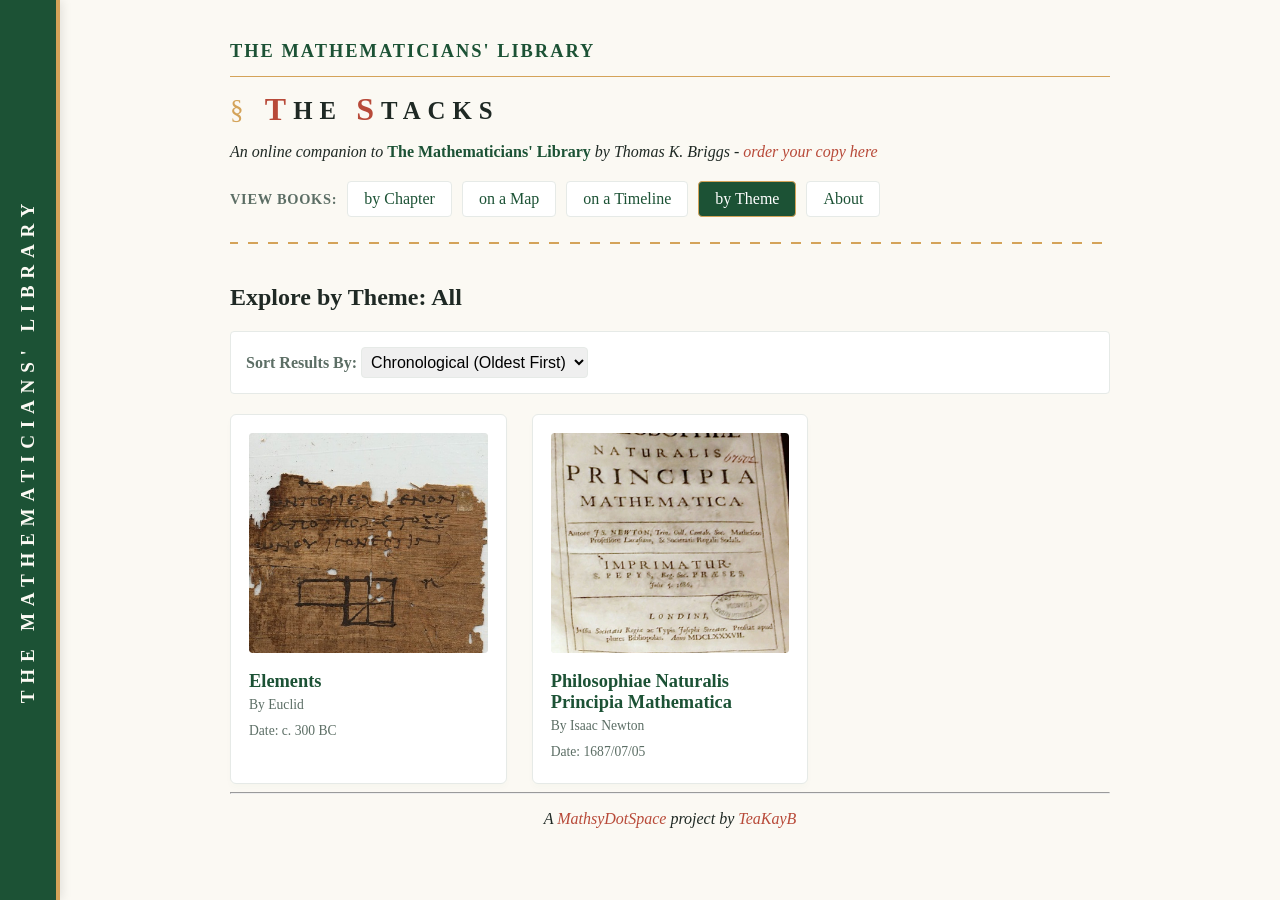
<file: tags.html>
<!DOCTYPE html>
<html lang="en-GB">
<head>
    <meta charset="UTF-8">
<meta name="viewport" content="width=device-width, initial-scale=1.0">
    <link rel="icon" type="image/png" href="favicon.png" sizes="32x32">
<link rel="apple-touch-icon" href="favicon.png">

<!-- Dynamic Canonical Tag Engine (Banishes Ahrefs Duplicate Content Errors) -->
    <script>
        (function() {
            const canonicalLink = document.createElement('link');
            canonicalLink.rel = 'canonical';
            // Hardcodes the base URL to point strictly to your master tags index page
            canonicalLink.href = 'https://library.mathsy.space/tags.html';
            document.head.appendChild(canonicalLink);
        })();
    </script>

    <title>Thematic Index Filter</title>
    <link rel="stylesheet" href="css/style.css">
</head>
<body>

<!-- 1. PASTE THIS SIDEBAR ELEMENT RIGHT AT THE TOP OF THE BODY: -->
    <div class="book-spine-sidebar">
        <div class="spine-text">The Mathematicians' Library</div>
    </div>

    <!-- 2. WRAP EVERYTHING ELSE INSIDE THIS MAIN CONTAINER: -->
    <div class="site-content-wrapper">

<header>
        <h1>
        The Mathematicians' Library
        <span class="stacks-subtitle">
            <!-- Elegant, gold-painted nesting symbol to show structural depth -->
            <span class="stacks-branch-symbol">§</span>
            <span>T</span>he <span>S</span>tacks
        </span>
    </h1>
    <p><i>An online companion to <span class="inline-book-title">The Mathematicians' Library</span> by Thomas K. Briggs - <a href="about.html#buy">order your copy here</a><i></i></p>
    <div class="nav-menu">
        <span class="nav-label">View books:</span>
        <a href="index.html" class="nav-btn" id="nav-chapter">by Chapter</a>
        <a href="map.html" class="nav-btn" id="nav-map">on a Map</a>
        <a href="timeline.html" class="nav-btn" id="nav-timeline">on a Timeline</a>
        <a href="tags.html" class="nav-btn active" id="nav-tags">by Theme</a>
        <a href="about.html" class="nav-btn" id="nav-about">About</a>
    </div>
</header>
<main>
    <h2>Explore by Theme: <span id="active-tag-label">All</span></h2>
    <div style="margin-bottom:20px; background:#fff; padding:15px; border:1px solid var(--border-light); border-radius:4px;">
        <label for="sort-select" style="font-weight:bold; color:var(--text-muted);">Sort Results By: </label>
        <select id="sort-select" style="padding:5px; font-size:1rem; border-radius:4px; border:1px solid var(--border-light);">
            <option value="date-asc">Chronological (Oldest First)</option>
            <option value="title-asc">Title (A - Z)</option>
            <option value="author-asc">Author (A - Z)</option>
        </select>
    </div>
    <div class="grid-list" id="tag-results-container"></div>
    <footer></footer>
    <hr>
    <p style="font-style: italic; text-align: center;"> A <a href="https://mathsy.space" target="_blank">MathsyDotSpace</a> project by <a href="https://mathsy.space">TeaKayB</a></p>

</main>
<script>
    const urlParams = new URLSearchParams(window.location.search);
    const targetTag = urlParams.get('tag');
    let masterBooks = [];
    if(targetTag) document.getElementById('active-tag-label').innerText = '#' + targetTag;
        fetch('data.json')
        .then(res => res.json())
        .then(books => {
            // FILTER: Keep only items where type is 'book' (or missing, which defaults to book)
            // This safely sweeps away milestones and events so they don't cause errors here
            const onlyBooks = books.filter(b => b.type === 'book' || !b.type);

            // Now apply the tag filtering to ONLY the book array
            masterBooks = targetTag ? onlyBooks.filter(b => b.tags.includes(targetTag)) : onlyBooks;
            renderCards();
        });

    document.getElementById('sort-select').addEventListener('change', renderCards);
    function renderCards() {
        const sortType = document.getElementById('sort-select').value;
        if (sortType === 'date-asc') masterBooks.sort((a,b) => a.sort_val - b.sort_val);
        if (sortType === 'title-asc') masterBooks.sort((a,b) => a.title.localeCompare(b.title));
        if (sortType === 'author-asc') masterBooks.sort((a,b) => a.author.localeCompare(b.author));
        const container = document.getElementById('tag-results-container');
        container.innerHTML = '';
        masterBooks.forEach(book => {
            container.innerHTML += '<div class="book-card">' +
                '<a href="' + book.url + '"><img src="' + book.image + '" alt="' + book.alt_text + '"></a>' +
                '<div class="card-title"><a href="' + book.url + '">' + book.title + '</a></div>' +
                '<div class="meta-row">By ' + book.author + '</div>' +
                '<div class="meta-row">Date: ' + book.display_date + '</div>' +
                '</div>';
        });
    }
</script>

</div>

</body>
</html>
</file>
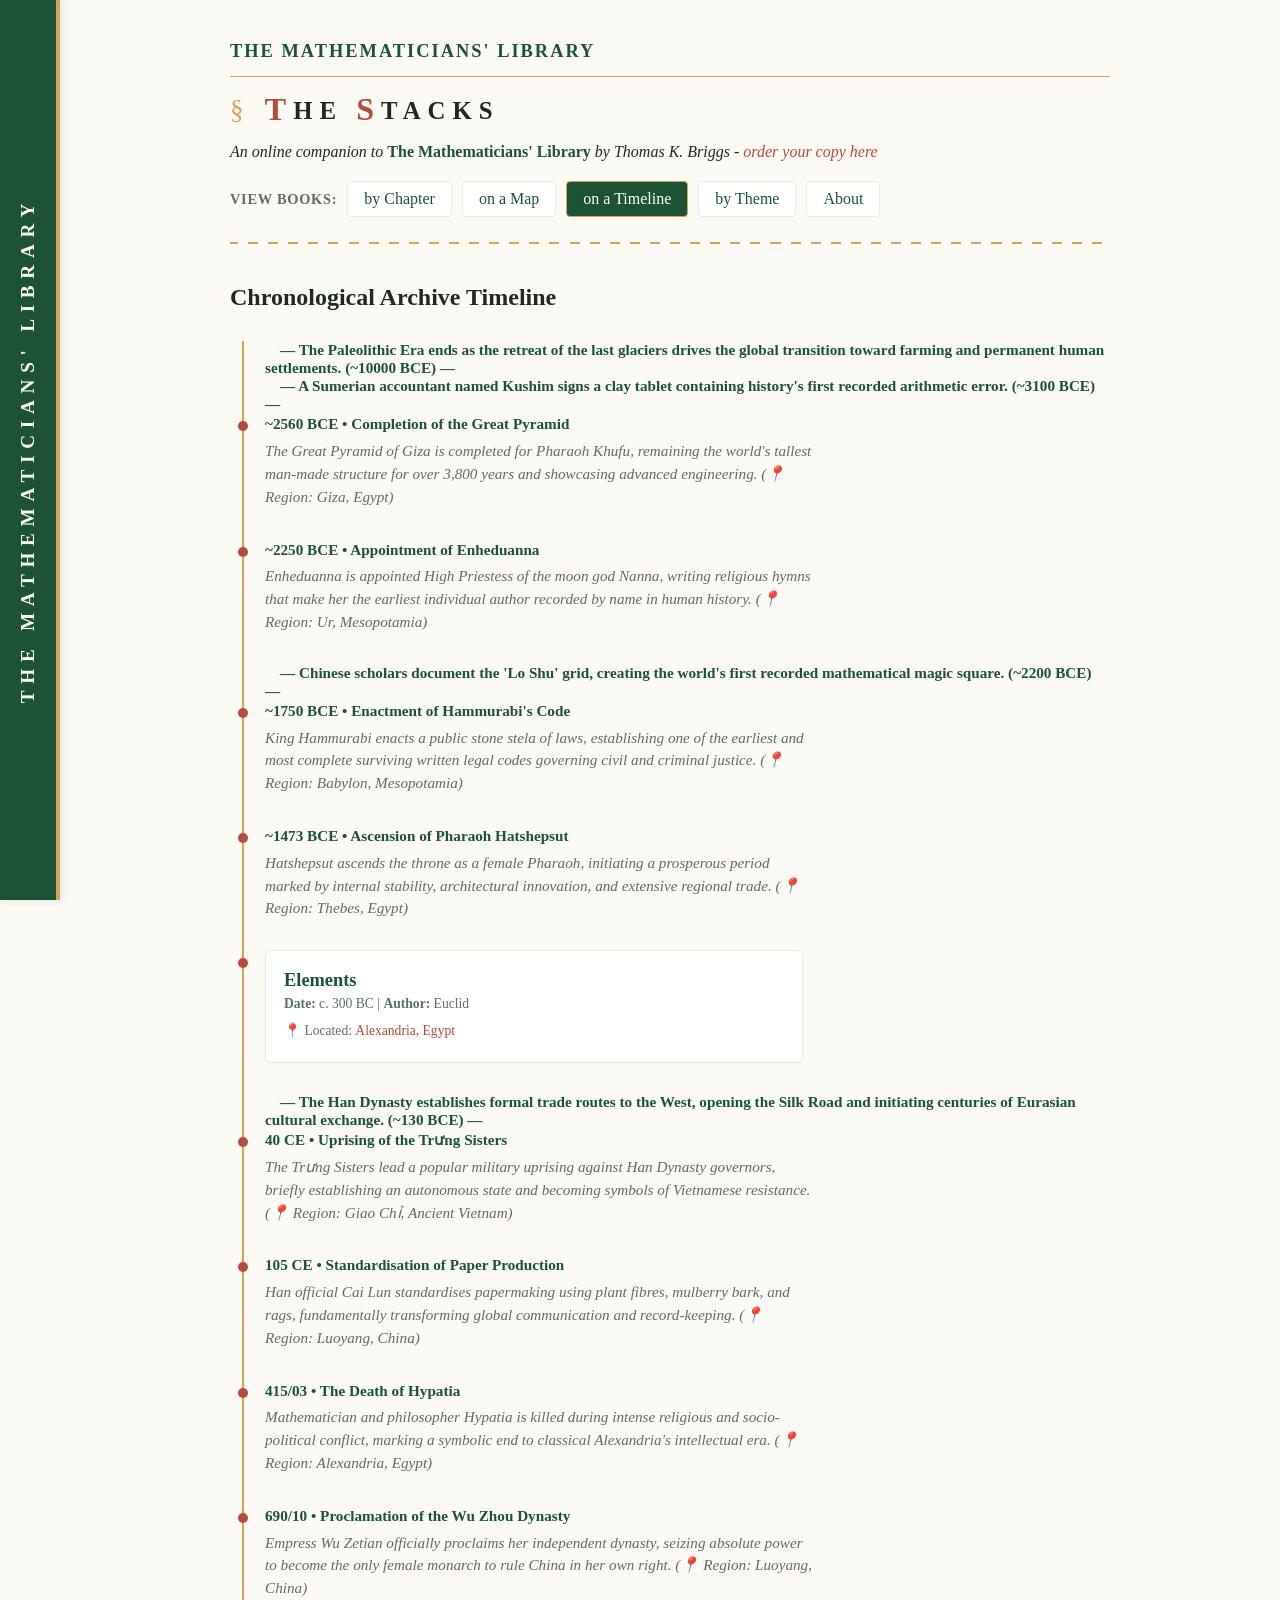
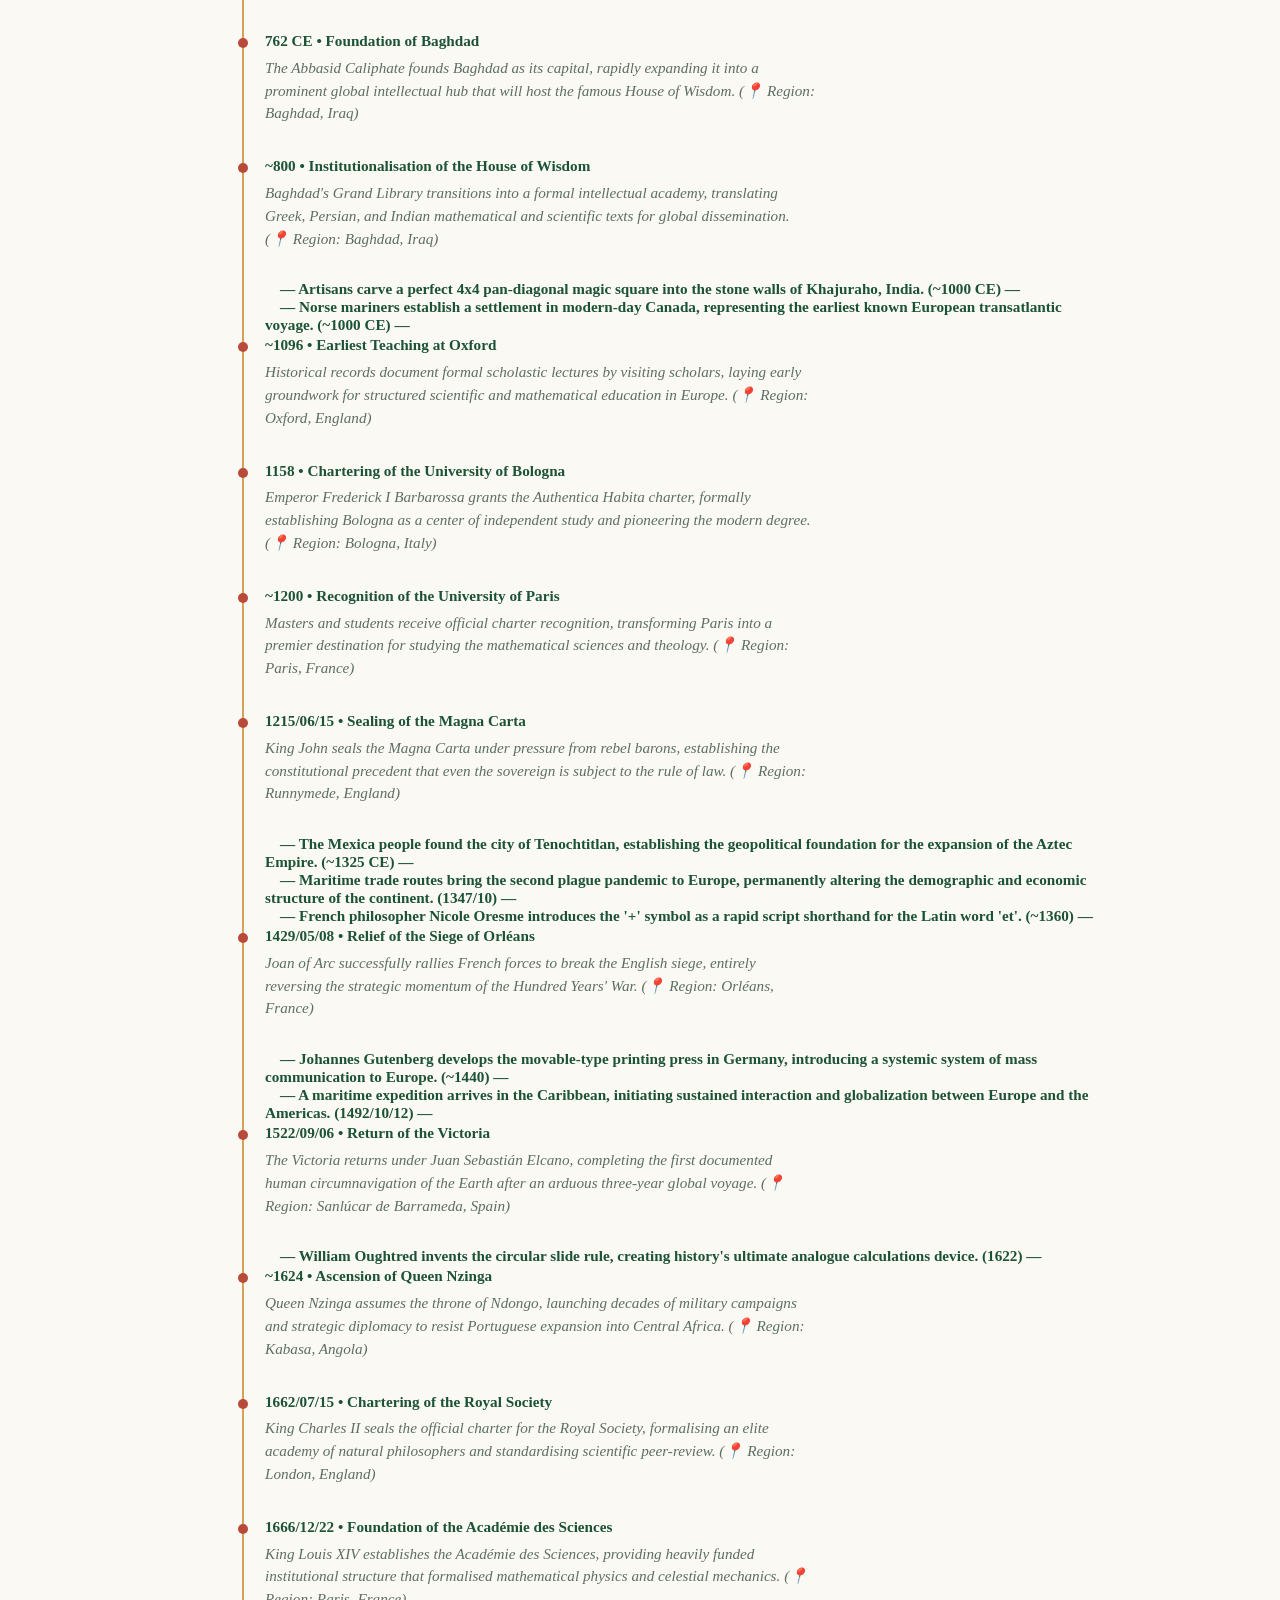
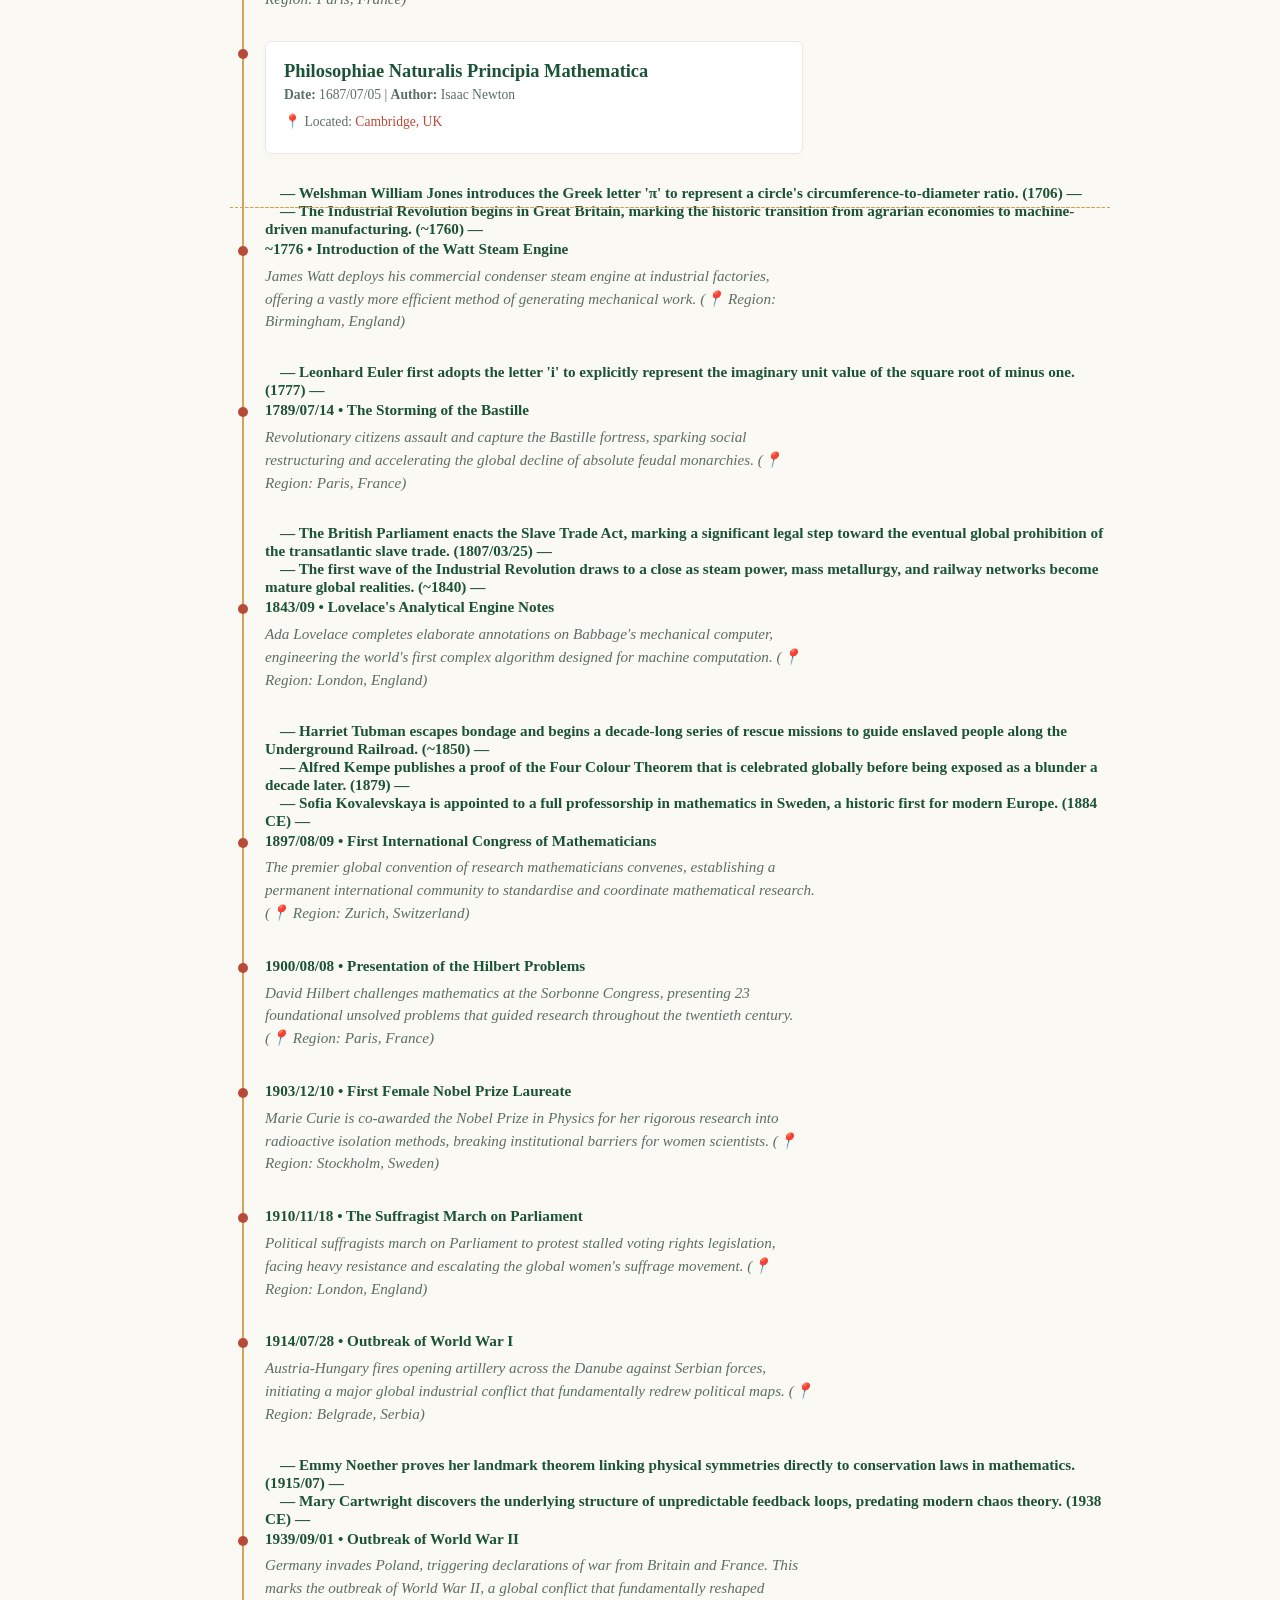
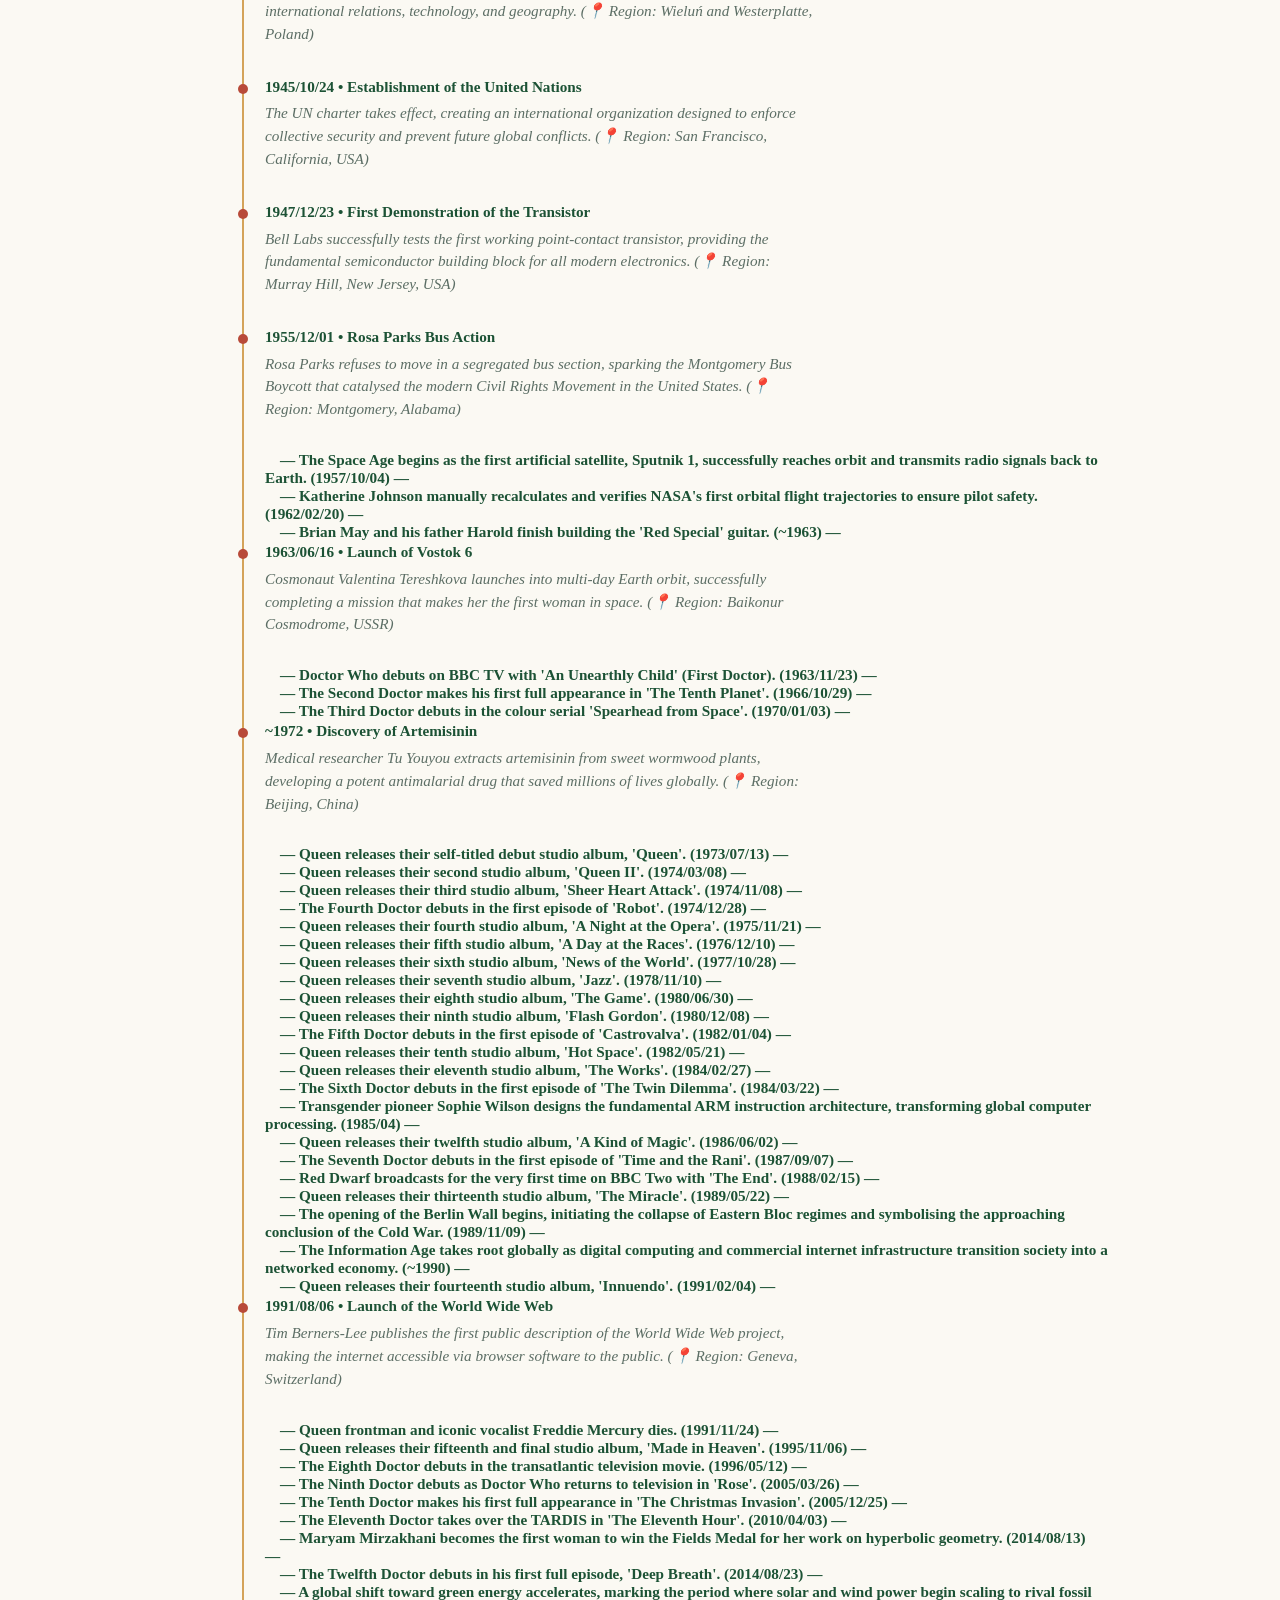
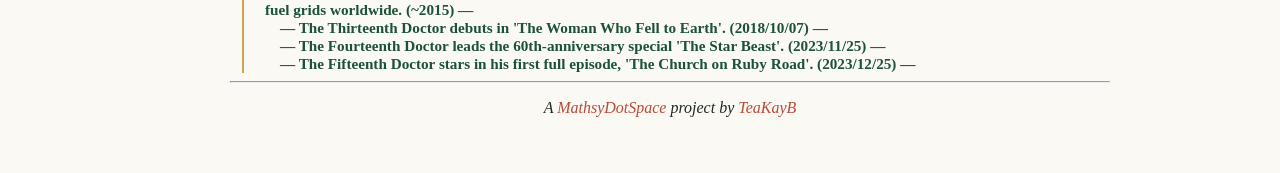
<file: timeline.html>
<!DOCTYPE html>
<html lang="en-GB">
<head>
    <meta charset="UTF-8">
<meta name="viewport" content="width=device-width, initial-scale=1.0">
    <link rel="icon" type="image/png" href="favicon.png" sizes="32x32">
<link rel="apple-touch-icon" href="favicon.png">

    <title>Chronological Timeline</title>
    <link rel="stylesheet" href="css/style.css">
</head>
<body>

<!-- 1. PASTE THIS SIDEBAR ELEMENT RIGHT AT THE TOP OF THE BODY: -->
    <div class="book-spine-sidebar">
        <div class="spine-text">The Mathematicians' Library</div>
    </div>

    <!-- 2. WRAP EVERYTHING ELSE INSIDE THIS MAIN CONTAINER: -->
    <div class="site-content-wrapper">

<header>
        <h1>
        The Mathematicians' Library
        <span class="stacks-subtitle">
            <!-- Elegant, gold-painted nesting symbol to show structural depth -->
            <span class="stacks-branch-symbol">§</span>
            <span>T</span>he <span>S</span>tacks
        </span>
    </h1>
    <p><i>An online companion to <span class="inline-book-title">The Mathematicians' Library</span> by Thomas K. Briggs - <a href="about.html#buy">order your copy here</a><i></i></p>
    <div class="nav-menu">
        <span class="nav-label">View books:</span>
        <a href="index.html" class="nav-btn" id="nav-chapter">by Chapter</a>
        <a href="map.html" class="nav-btn" id="nav-map">on a Map</a>
        <a href="timeline.html" class="nav-btn active" id="nav-timeline">on a Timeline</a>
        <a href="tags.html" class="nav-btn" id="nav-tags">by Theme</a>
        <a href="about.html" class="nav-btn" id="nav-about">About</a>
    </div>
</header>
<main>
    <h2>Chronological Archive Timeline</h2>
    <div class="timeline-container" id="timeline-target"></div>
    <footer></footer>
    <hr>
    <p style="font-style: italic; text-align: center;"> A <a href="https://mathsy.space" target="_blank">MathsyDotSpace</a> project by <a href="https://mathsy.space">TeaKayB</a></p>

</main>
<script>
    fetch('data.json')
    .then(res => res.json())
    .then(books => {
        books.sort((a, b) => a.sort_val - b.sort_val);
        const container = document.getElementById('timeline-target');
        
        books.forEach(item => {
            // Layout A: The Milestone Labelled Line
            if (item.type === 'milestone') {
                container.innerHTML += `
                    <div class="timeline-milestone-marker" id="milestone-${item.id}">
                        <span>— ${item.label} (${item.display_date}) —</span>
                    </div>`;
            }
            
            // Layout B: Cardless Text Historical Context
            else if (item.type === 'event') {
                container.innerHTML += `
                    <div class="timeline-item" id="event-${item.id}">
                        <div class="timeline-event-text">
                            <strong>${item.display_date} • ${item.title}</strong>
                            <em>${item.context_description} (📍 Region: ${item.place_name})</em>
                        </div>
                    </div>`;
            }
            
            // Layout C: Premium Featured Book Card
            else if (item.type === 'book' || !item.type) {
                container.innerHTML += `
                    <div class="timeline-item" id="book-${item.id}">
                        <div class="book-card" style="max-width: 500px;">
                            <div class="card-title" style="font-size:1.2rem;"><a href="${item.url}">${item.title}</a></div>
                            <div class="meta-row"><strong>Date:</strong> ${item.display_date} | <strong>Author:</strong> ${item.author}</div>
                            <div class="meta-row">📍 Located: <a href="map.html?focus=${item.id}">${item.place_name}</a></div>
                        </div>
                    </div>`;
            }
        });

        if(window.location.hash) {
            const el = document.getElementById(window.location.hash.substring(1));
            if(el) setTimeout(() => el.scrollIntoView({ behavior: 'smooth' }), 300);
        }
    });

</script>

</div>

</body>
</html>
</file>
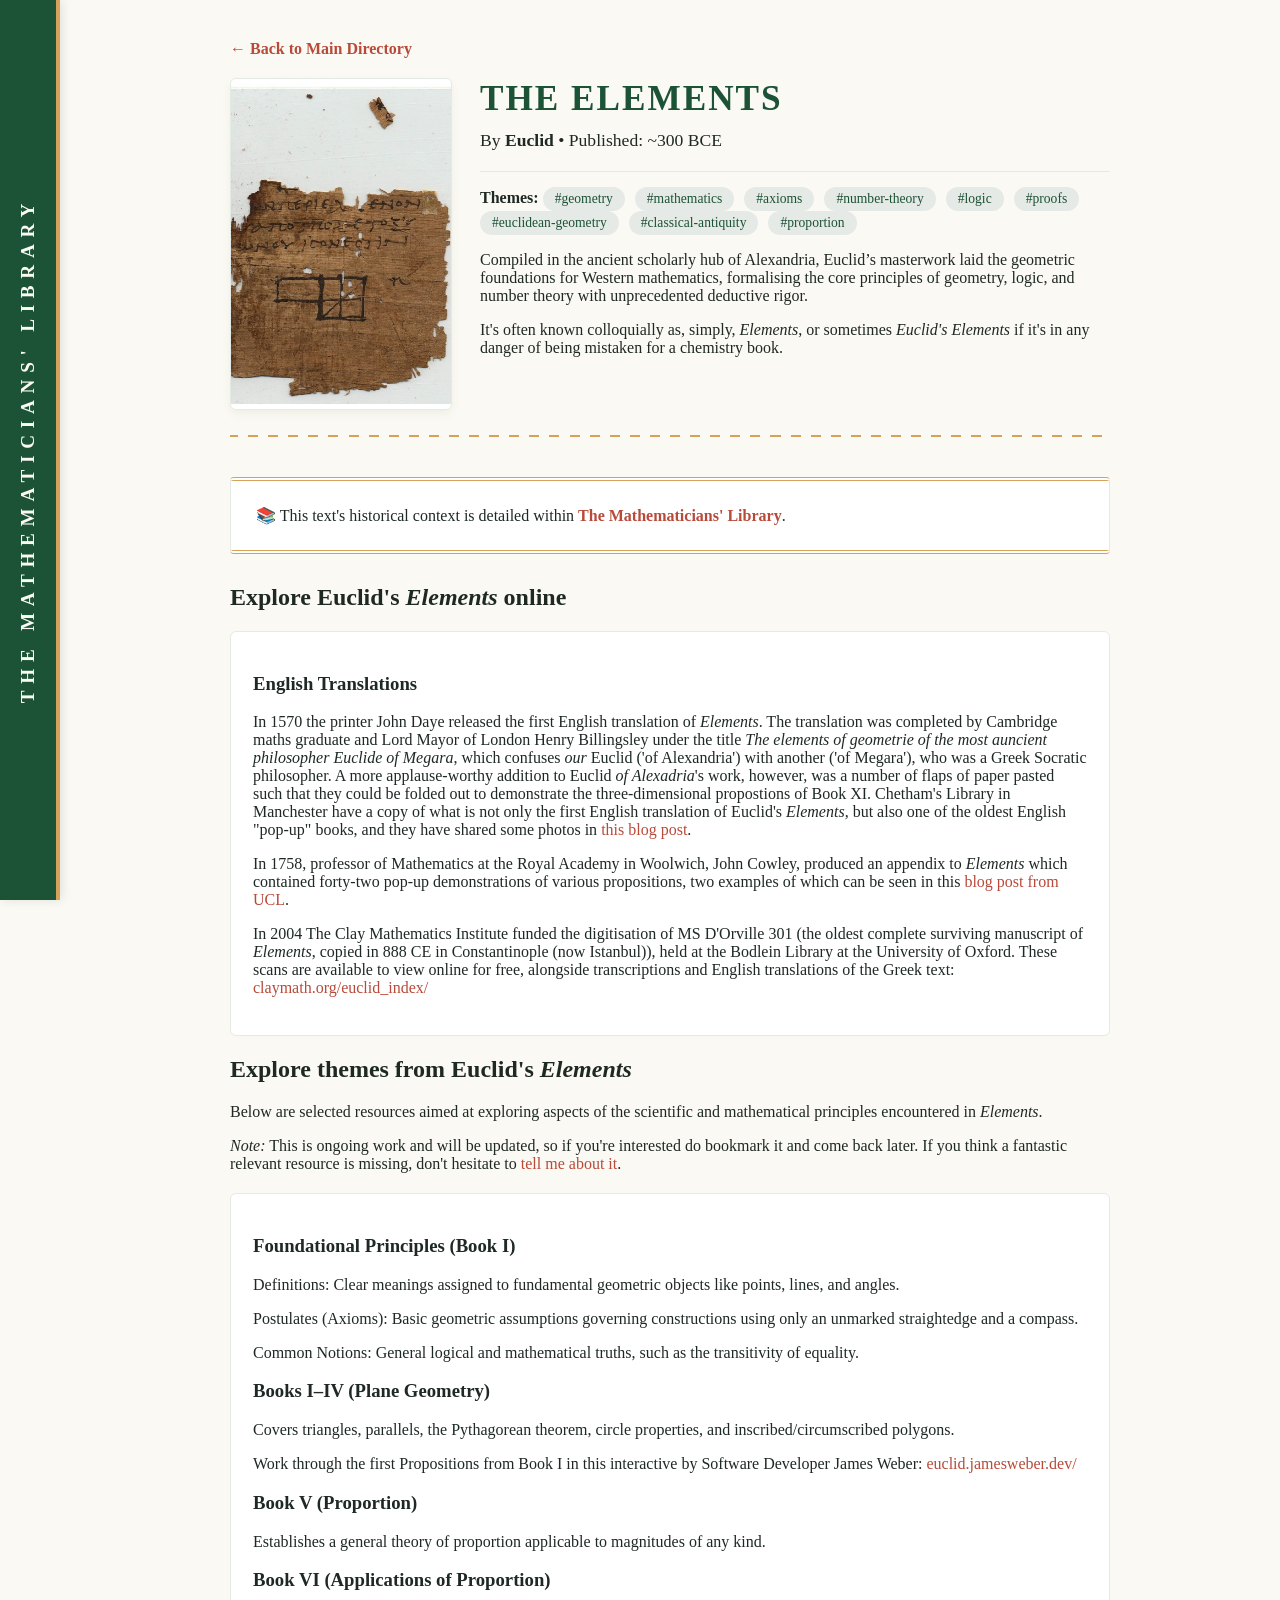
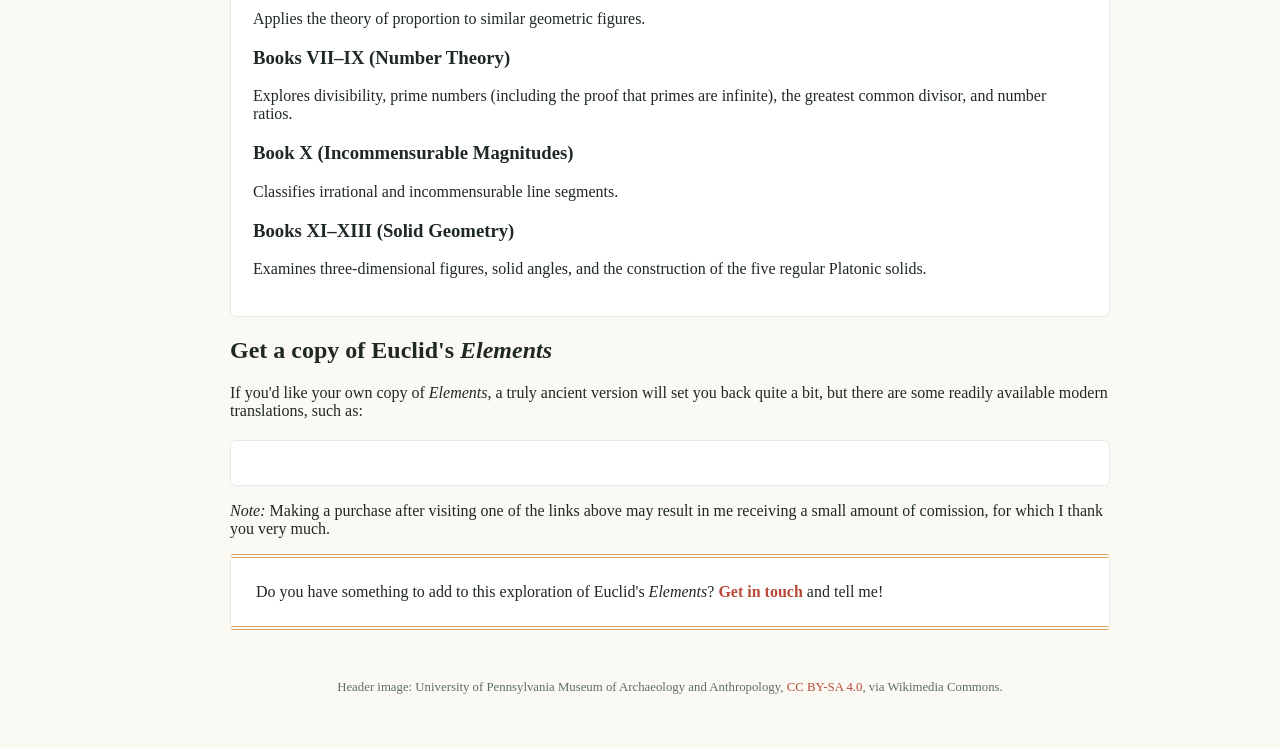
<file: books/euclid-elements.html>
<!DOCTYPE html>
<html lang="en-GB">
<head>
    <meta charset="UTF-8">
    <title>The Elements - Companion</title>
    <link rel="stylesheet" href="../css/style.css">
    <link rel="icon" type="image/png" href="../favicon.png" sizes="32x32">
    <link rel="canonical" href="https://library.mathsy.space/books/euclid-elements">
</head>
<body>
        <!-- 1. The Brand Spine Sidebar Element (Pasted directly at top of body) -->
    <div class="book-spine-sidebar">
        <div class="spine-text">The Mathematicians' Library</div>
    </div>

<div class="site-content-wrapper">
<header class="book-profile-header">
    <!-- Clean navigation trail back to directories -->
    <p class="back-link-wrapper"><a href="../index.html" class="back-link">← Back to Main Directory</a></p>

    <div class="book-profile-flex">
        <!-- 1. Left Channel: Styled Cover Thumbnail Image -->
        <div class="book-profile-cover">
            <img src="../books/covers/euclid-elements.jpg" 
                 alt="An ancient, frayed fragment of brown papyrus features faint handwritten Greek text and a simple geometric ink sketch.Discovered at Oxyrhynchus, Egypt, this artifact contains a diagram and passage from Book II, Proposition 5 of Euclid's Elements. The hand-drawn figure shows a partitioned rectangle divided into squares with a diagonal line slicing through the rightmost sections, serving as an early visual proof for an algebraic identity. The papyrus edges are jagged and heavily weathered, with a tiny separated scrap hovering just above the main fragment against a plain white background.">
        </div>

        <!-- 2. Right Channel: Text Metadata Elements -->
        <div class="book-profile-meta">
            <h1 class="book-main-title">The Elements</h1>
            <p class="book-main-author">By <strong>Euclid</strong> • Published: ~300 BCE</p>
            
            <div class="book-main-tags">
                <strong>Themes:</strong> 
                <a href="../tags.html?tag=geometry" class="tag-pill">#geometry</a>
<a href="../tags.html?tag=mathematics" class="tag-pill">#mathematics</a>
<a href="../tags.html?tag=axioms" class="tag-pill">#axioms</a>
<a href="../tags.html?tag=number-theory" class="tag-pill">#number-theory</a>
<a href="../tags.html?tag=logic" class="tag-pill">#logic</a>
<a href="../tags.html?tag=proofs" class="tag-pill">#proofs</a>
<a href="../tags.html?tag=euclidean-geometry" class="tag-pill">#euclidean-geometry</a>
<a href="../tags.html?tag=classical-antiquity" class="tag-pill">#classical-antiquity</a>
<a href="../tags.html?tag=proportion" class="tag-pill">#proportion</a>

 
            </div>
            <p class="book-profile-description">
                Compiled in the ancient scholarly hub of Alexandria, Euclid’s masterwork laid the geometric foundations for Western mathematics, formalising the core principles of geometry, logic, and number theory with unprecedented deductive rigor.
            </p>
            <p>It's often known colloquially as, simply, <i>Elements</i>, or sometimes <i>Euclid's Elements</i> if it's in any danger of being mistaken for a chemistry book.</p>
        </div>
    </div>
</header>

<main>
    
    <div class="companion-footer" style="margin-top:0; margin-bottom:30px;">
        <p style="margin:0;">📚 This text's historical context is detailed within <a href="../about.html#buy">The Mathematicians' Library</a>.</p>
    </div>
    <h2>Explore Euclid's <i>Elements</i> online</h2>
    <section class="resource-section">
        <h3>English Translations</h3>
        <p>In 1570 the printer John Daye released the first English translation of <i>Elements</i>. The translation was completed by Cambridge maths graduate and Lord Mayor of London Henry Billingsley under the title <i>The elements of geometrie of the most auncient philosopher Euclide of Megara</i>, which confuses <i>our</i> Euclid ('of Alexandria') with another ('of Megara'), who was a Greek Socratic philosopher. A more applause-worthy addition to Euclid <i>of Alexadria</i>'s work, however, was a number of flaps of paper pasted such that they could be folded out to demonstrate the three-dimensional propostions of Book XI. Chetham's Library in Manchester have a copy of what is not only the first English translation of Euclid's <i>Elements</i>, but also one of the oldest English "pop-up" books, and they have shared some photos in <a href="https://library.chethams.com/blog/euhave-got-to-beclidding-me/" target="_blank">this blog post</a>.</p>
        <p>In 1758, professor of Mathematics at the Royal Academy in Woolwich, John Cowley, produced an appendix to <i>Elements</i> which contained forty-two pop-up demonstrations of various propositions, two examples of which can be seen in this <a href="https://blogs.ucl.ac.uk/special-collections/2019/06/21/3d-in-the-18th-century-john-cowleys-appendix-to-euclids-elements-1758/" target=_"blank">blog post from UCL</a>.</p>
        <p>In 2004 The Clay Mathematics Institute funded the digitisation of MS D'Orville 301 (the oldest complete surviving manuscript of <i>Elements</i>, copied in 888 CE in Constantinople (now Istanbul)), held at the Bodlein Library at the University of Oxford. These scans are available to view online for free, alongside transcriptions and English translations of the Greek text: <a href="https://www.claymath.org/euclid_index/" target="_blank">claymath.org/euclid_index/</a></p>
    </section>
<h2>Explore themes from Euclid's <i>Elements</i></h2>
    <p>Below are selected resources aimed at exploring aspects of the scientific and mathematical principles encountered in <i>Elements</i>.</p>
    <p><i>Note:</i> This is ongoing work and will be updated, so if you're interested do bookmark it and come back later. If you think a fantastic relevant resource is missing, don't hesitate to <a href="../about.html#contact">tell me about it</a>.</p>
    <section class="resource-section">
        <h3>Foundational Principles (Book I)</h3>
<p>Definitions: Clear meanings assigned to fundamental geometric objects like points, lines, and angles.</p>
<p>Postulates (Axioms): Basic geometric assumptions governing constructions using only an unmarked straightedge and a compass.</p>
<p>Common Notions: General logical and mathematical truths, such as the transitivity of equality.</p>

<h3>Books I–IV (Plane Geometry)</h3>
<p>Covers triangles, parallels, the Pythagorean theorem, circle properties, and inscribed/circumscribed polygons.</p>
        <p>Work through the first Propositions from Book I in this interactive by Software Developer James Weber: <a href="https://euclid.jamesweber.dev/" target="_blank">euclid.jamesweber.dev/</a></p>

<h3>Book V (Proportion)</h3>
<p>Establishes a general theory of proportion applicable to magnitudes of any kind.</p>

<h3>Book VI (Applications of Proportion)</h3>
<p>Applies the theory of proportion to similar geometric figures.</p>

<h3>Books VII–IX (Number Theory)</h3>
<p>Explores divisibility, prime numbers (including the proof that primes are infinite), the greatest common divisor, and number ratios.</p>

<h3>Book X (Incommensurable Magnitudes)</h3>
<p>Classifies irrational and incommensurable line segments.</p>

<h3>Books XI–XIII (Solid Geometry)</h3>
<p>Examines three-dimensional figures, solid angles, and the construction of the five regular Platonic solids.</p>
    </section>
    
<h2>Get a copy of Euclid's <i>Elements</i></h2>
    <p>If you'd like your own copy of <i>Elements</i>, a truly ancient version will set you back quite a bit, but there are some readily available modern translations, such as:</p>
    <section class="resource-section">
      <script src="https://uk.bookshop.org/widgets.js" data-type="book" data-affiliate-id="16778" data-sku="9780486600888"></script>  <script src="https://uk.bookshop.org/widgets.js" data-type="book" data-affiliate-id="16778" data-sku="9780486600895"></script> <script src="https://uk.bookshop.org/widgets.js" data-type="book" data-affiliate-id="16778" data-sku="9780486600901"></script><script src="https://uk.bookshop.org/widgets.js" data-type="book" data-affiliate-id="16778" data-sku="9781888009194"></script>
    </section>
    <p><i>Note:</i> Making a purchase after visiting one of the links above may result in me receiving a small amount of comission, for which I thank you very much.</p>

    
<div class="companion-footer" style="margin-top:0; margin-bottom:30px;">
        <p style="margin:0;">Do you have something to add to this exploration of Euclid's <i>Elements</i>? <a href="../about.html#contact">Get in touch</a> and tell me!</p>
    </div>

    <p style="font-size: 0.8rem; color: var(--text-muted); text-align: center; margin-top: 50px;">
    Header image: University of Pennsylvania Museum of Archaeology and Anthropology, <a href="https://creativecommons.org/licenses/by-sa/4.0" target="_blank">CC BY-SA 4.0</a>, via Wikimedia Commons.
</p>
</div>
</main>
</body>
</html>
</file>
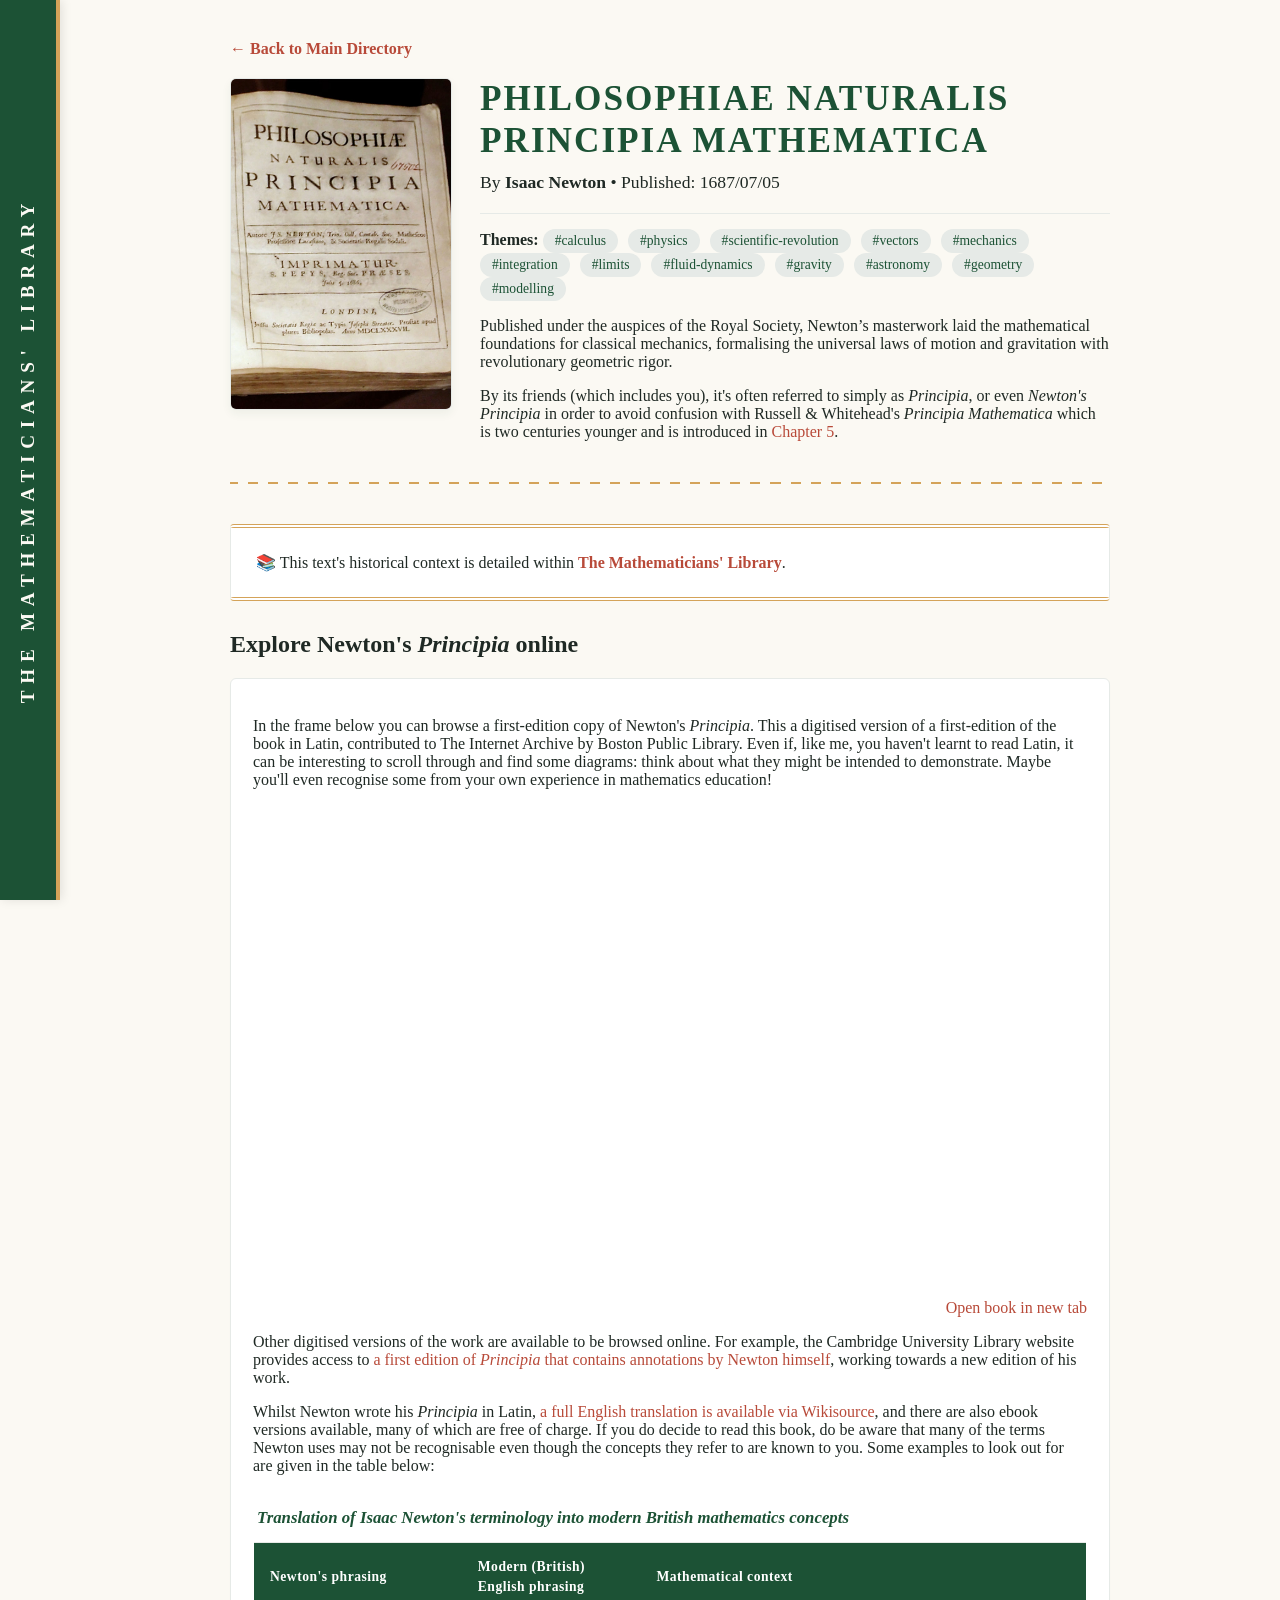
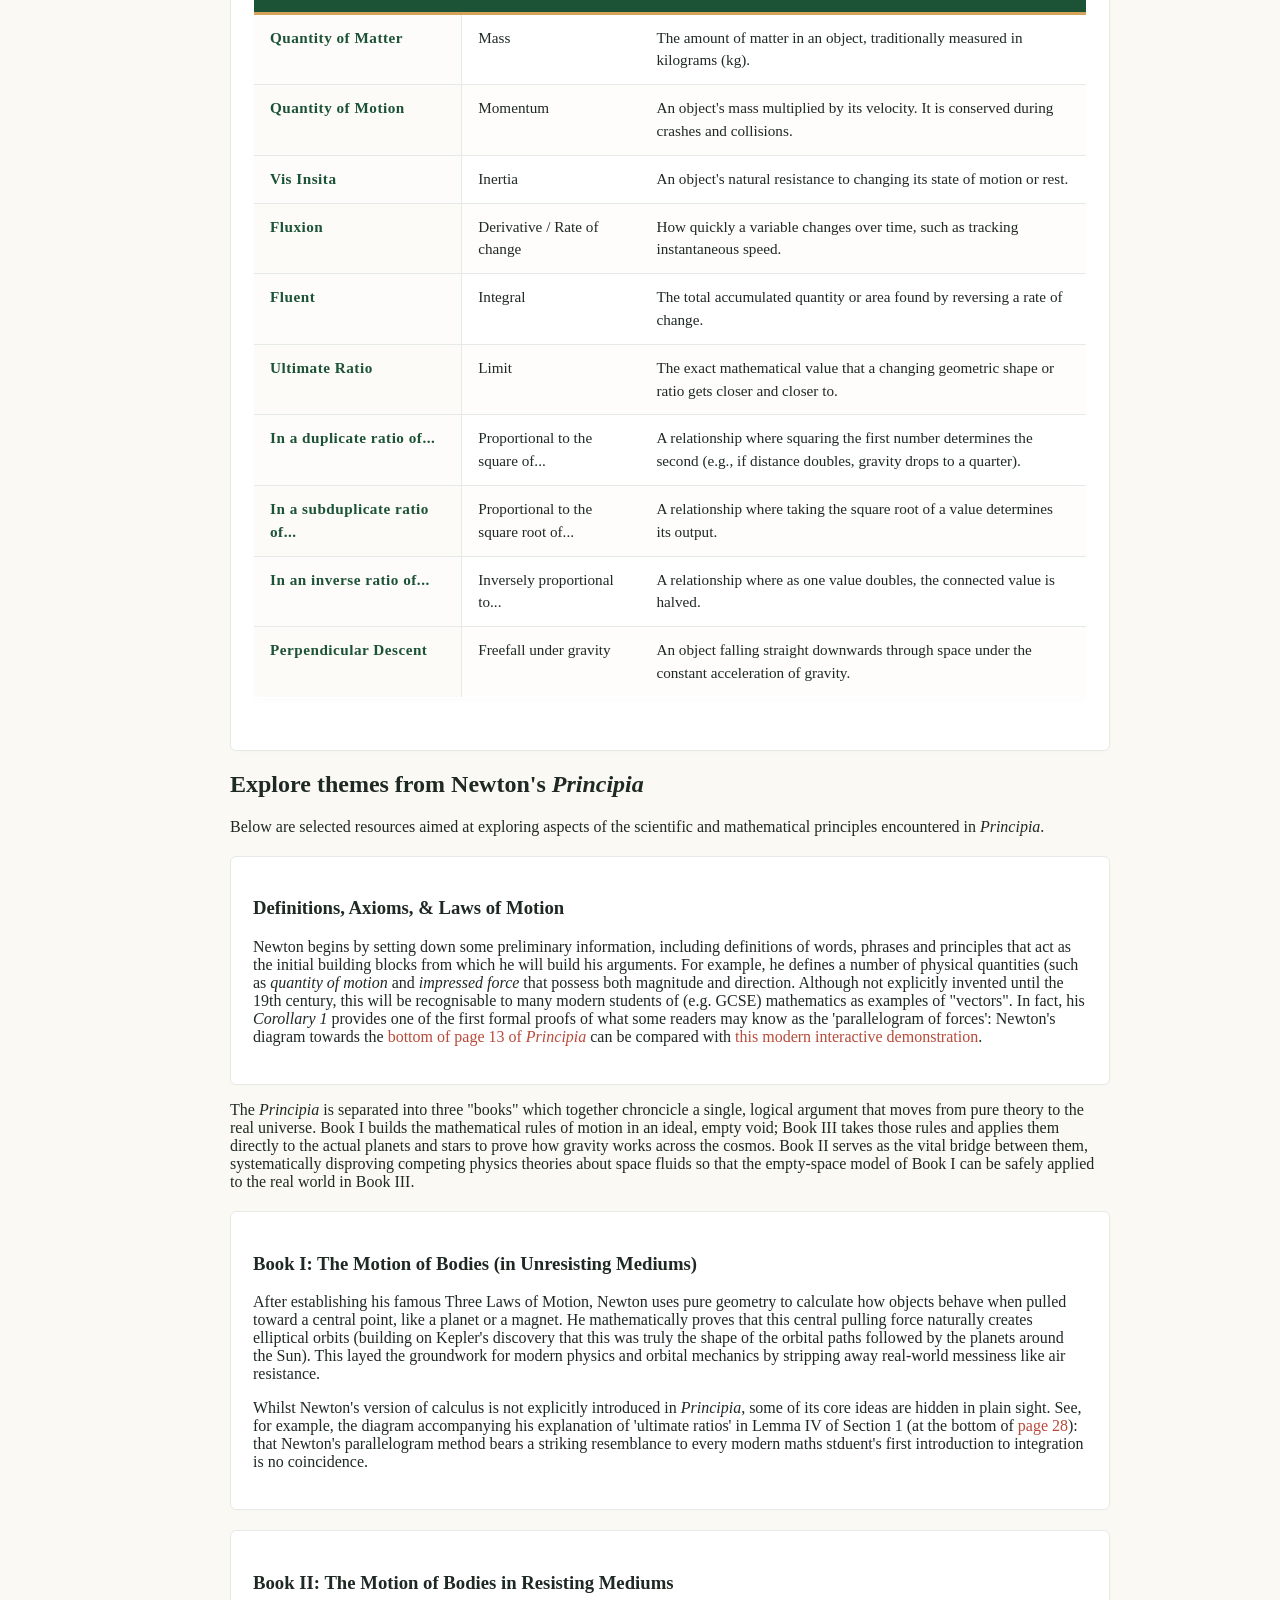
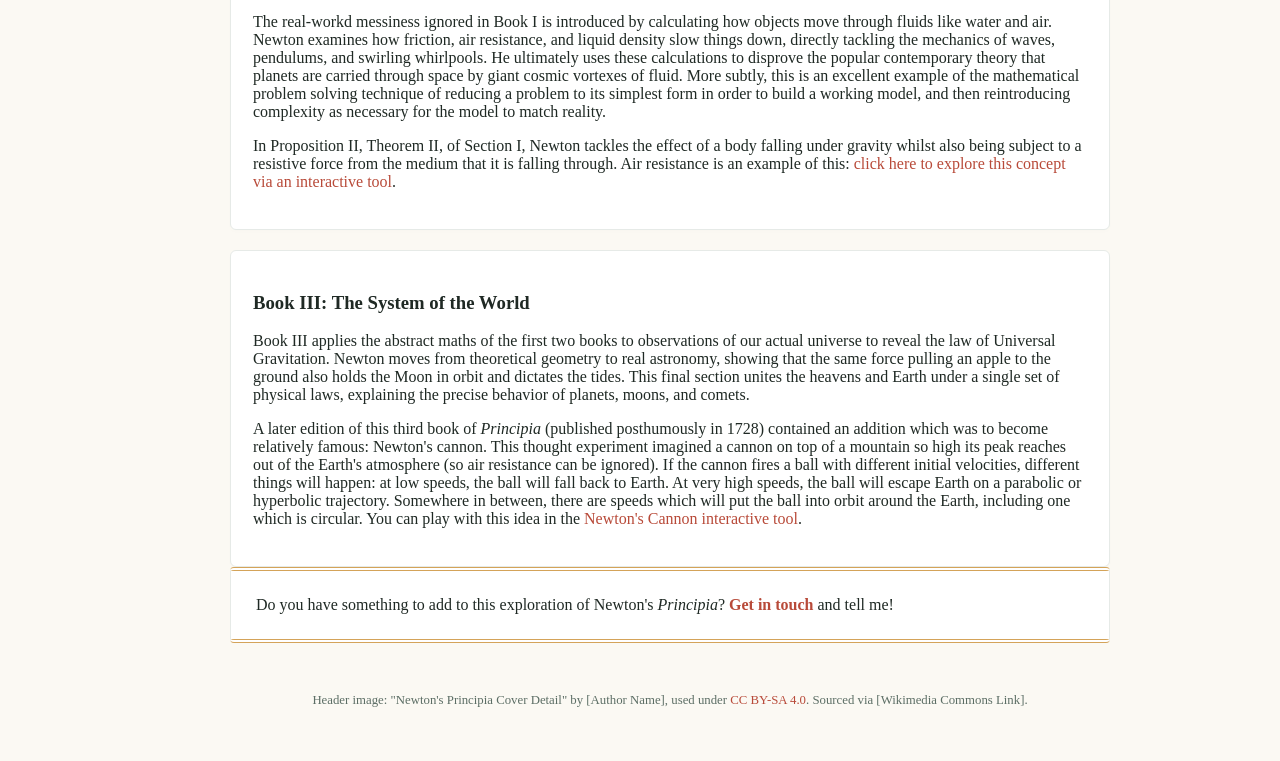
<file: books/newton-principia.html>
<!DOCTYPE html>
<html lang="en-GB">
<head>
    <meta charset="UTF-8">
    <title>Philosophiae Naturalis Principia Mathematica - Companion</title>
    <link rel="stylesheet" href="../css/style.css">
    <link rel="icon" type="image/png" href="../favicon.png" sizes="32x32">
    <link rel="canonical" href="https://library.mathsy.space/books/newton-principia">
</head>
<body>
        <!-- 1. The Brand Spine Sidebar Element (Pasted directly at top of body) -->
    <div class="book-spine-sidebar">
        <div class="spine-text">The Mathematicians' Library</div>
    </div>

<div class="site-content-wrapper">
<header class="book-profile-header">
    <!-- Clean navigation trail back to directories -->
    <p class="back-link-wrapper"><a href="../index.html" class="back-link">← Back to Main Directory</a></p>

    <div class="book-profile-flex">
        <!-- 1. Left Channel: Styled Cover Thumbnail Image -->
        <div class="book-profile-cover">
            <img src="../books/covers/newton-principia.jpg" 
                 alt="The 1687 original leather-bound frontispiece of Isaac Newton's Principia Mathematica.">
        </div>

        <!-- 2. Right Channel: Text Metadata Elements -->
        <div class="book-profile-meta">
            <h1 class="book-main-title">Philosophiae Naturalis Principia Mathematica</h1>
            <p class="book-main-author">By <strong>Isaac Newton</strong> • Published: 1687/07/05</p>
            
            <div class="book-main-tags">
                <strong>Themes:</strong> 
                <a href="../tags.html?tag=calculus" class="tag-pill">#calculus</a>
                <a href="../tags.html?tag=physics" class="tag-pill">#physics</a>
                <a href="../tags.html?tag=scientific-revolution" class="tag-pill">#scientific-revolution</a>
                <a href="../tags.html?tag=vectors" class="tag-pill">#vectors</a>
                <a href="../tags.html?tag=mechanics" class="tag-pill">#mechanics</a>
                <a href="../tags.html?tag=integration" class="tag-pill">#integration</a>
                <a href="../tags.html?tag=limits" class="tag-pill">#limits</a>
                <a href="../tags.html?tag=fluid-dynamics" class="tag-pill">#fluid-dynamics</a>
                <a href="../tags.html?tag=gravity" class="tag-pill">#gravity</a>
                <a href="../tags.html?tag=astronomy" class="tag-pill">#astronomy</a>
                <a href="../tags.html?tag=geometry" class="tag-pill">#geometry</a>
                <a href="../tags.html?tag=modelling" class="tag-pill">#modelling</a>
            </div>
            <p class="book-profile-description">
                Published under the auspices of the Royal Society, Newton’s masterwork laid the mathematical foundations for classical mechanics, formalising the universal laws of motion and gravitation with revolutionary geometric rigor.
            </p>
            <p>By its friends (which includes you), it's often referred to simply as <i>Principia</i>, or even <i>Newton's Principia</i> in order to avoid confusion with Russell & Whitehead's <i>Principia Mathematica</i> which is two centuries younger and is introduced in <a href="../index.html#chapter5">Chapter 5</a>.</p>
        </div>
    </div>
</header>

<main>
    
    <div class="companion-footer" style="margin-top:0; margin-bottom:30px;">
        <p style="margin:0;">📚 This text's historical context is detailed within <a href="../about.html#buy">The Mathematicians' Library</a>.</p>
    </div>
    <h2>Explore Newton's <i>Principia</i> online</h2>
    <section class="resource-section">
        <p>In the frame below you can browse a first-edition copy of Newton's <i>Principia</i>. This a digitised version of a first-edition of the book in Latin, contributed to The Internet Archive by Boston Public Library. Even if, like me, you haven't learnt to read Latin, it can be interesting to scroll through and find some diagrams: think about what they might be intended to demonstrate. Maybe you'll even recognise some from your own experience in mathematics education!</p>
        <div class="embed-container ratio-16-9">
        <iframe src="https://archive.org/embed/philosophiaenatu00newt_0" width="560" height="384" frameborder="0" webkitallowfullscreen="true" mozallowfullscreen="true" allowfullscreen></iframe>
    </div>
        <p style="text-align: right"><a href="https://archive.org/details/philosophiaenatu00newt_0" target="_blank">Open book in new tab</a></p>
        <p>Other digitised versions of the work are available to be browsed online. For example, the Cambridge University Library website provides access to <a href="https://cudl.lib.cam.ac.uk/view/PR-ADV-B-00039-00001/9" target="_blank">a first edition of <i>Principia</i> that contains annotations by Newton himself</a>, working towards a new edition of his work.</p>
        <p> Whilst Newton wrote his <i>Principia</i> in Latin, <a href="https://en.wikisource.org/wiki/The_Mathematical_Principles_of_Natural_Philosophy_(1846)" target="_blank">a full English translation is available via Wikisource</a>, and there are also ebook versions available, many of which are free of charge. If you do decide to read this book, do be aware that many of the terms Newton uses may not be recognisable even though the concepts they refer to are known to you. Some examples to look out for are given in the table below:</p>
        <table>
        <caption>Translation of Isaac Newton's terminology into modern British mathematics concepts</caption>
        <thead>
            <tr>
                <th scope="col">Newton's phrasing</th>
                <th scope="col">Modern (British) English phrasing</th>
                <th scope="col">Mathematical context</th>
            </tr>
        </thead>
        <tbody>
            <tr>
                <th scope="row">Quantity of Matter</th>
                <td>Mass</td>
                <td>The amount of matter in an object, traditionally measured in kilograms (kg).</td>
            </tr>
            <tr>
                <th scope="row">Quantity of Motion</th>
                <td>Momentum</td>
                <td>An object's mass multiplied by its velocity. It is conserved during crashes and collisions.</td>
            </tr>
            <tr>
                <th scope="row">Vis Insita</th>
                <td>Inertia</td>
                <td>An object's natural resistance to changing its state of motion or rest.</td>
            </tr>
            <tr>
                <th scope="row">Fluxion</th>
                <td>Derivative / Rate of change</td>
                <td>How quickly a variable changes over time, such as tracking instantaneous speed.</td>
            </tr>
            <tr>
                <th scope="row">Fluent</th>
                <td>Integral</td>
                <td>The total accumulated quantity or area found by reversing a rate of change.</td>
            </tr>
            <tr>
                <th scope="row">Ultimate Ratio</th>
                <td>Limit</td>
                <td>The exact mathematical value that a changing geometric shape or ratio gets closer and closer to.</td>
            </tr>
            <tr>
                <th scope="row">In a duplicate ratio of...</th>
                <td>Proportional to the square of...</td>
                <td>A relationship where squaring the first number determines the second (e.g., if distance doubles, gravity drops to a quarter).</td>
            </tr>
            <tr>
                <th scope="row">In a subduplicate ratio of...</th>
                <td>Proportional to the square root of...</td>
                <td>A relationship where taking the square root of a value determines its output.</td>
            </tr>
            <tr>
                <th scope="row">In an inverse ratio of...</th>
                <td>Inversely proportional to...</td>
                <td>A relationship where as one value doubles, the connected value is halved.</td>
            </tr>
            <tr>
                <th scope="row">Perpendicular Descent</th>
                <td>Freefall under gravity</td>
                <td>An object falling straight downwards through space under the constant acceleration of gravity.</td>
            </tr>
        </tbody>
    </table>
        <p></p>
    </section>
<h2>Explore themes from Newton's <i>Principia</i></h2>
    <p>Below are selected resources aimed at exploring aspects of the scientific and mathematical principles encountered in <i>Principia</i>.</p>
    <section class="resource-section">
        <h3>Definitions, Axioms, & Laws of Motion</h3>
        <p>Newton begins by setting down some preliminary information, including definitions of words, phrases and principles that act as the initial building blocks from which he will build his arguments. For example, he defines a number of physical quantities (such as <i>quantity of motion</i> and <i>impressed force</i> that possess both magnitude and direction. Although not explicitly invented until the 19th century, this will be recognisable to many modern students of (e.g. GCSE) mathematics as examples of "vectors". In fact, his <i>Corollary 1</i> provides one of the first formal proofs of what some readers may know as the 'parallelogram of forces': Newton's diagram towards the <a href="https://archive.org/details/philosophiaenatu00newt_0/page/13/mode/1up" target="_blank">bottom of page 13 of <i>Principia</i></a> can be compared with <a href="https://www.geogebra.org/m/y8xfpsna" target="blank">this modern interactive demonstration</a>.</p>

    </section>
    <p>The <i>Principia</i> is separated into three "books" which together chroncicle a single, logical argument that moves from pure theory to the real universe. Book I builds the mathematical rules of motion in an ideal, empty void; Book III takes those rules and applies them directly to the actual planets and stars to prove how gravity works across the cosmos. Book II serves as the vital bridge between them, systematically disproving competing physics theories about space fluids so that the empty-space model of Book I can be safely applied to the real world in Book III.</p>
<section class="resource-section">
    <h3>Book I: The Motion of Bodies (in Unresisting Mediums)</h3>
    <p>After establishing his famous Three Laws of Motion, Newton uses pure geometry to calculate how objects behave when pulled toward a central point, like a planet or a magnet. He mathematically proves that this central pulling force naturally creates elliptical orbits (building on Kepler's discovery that this was truly the shape of the orbital paths followed by the planets around the Sun). This layed the groundwork for modern physics and orbital mechanics by stripping away real-world messiness like air resistance.</p>
    <p>Whilst Newton's version of calculus is not explicitly introduced in <i>Principia</i>, some of its core ideas are hidden in plain sight. See, for example, the diagram accompanying his explanation of 'ultimate ratios' in Lemma IV of Section 1 (at the bottom of <a href="https://archive.org/details/philosophiaenatu00newt_0/page/28/mode/1up" target="_blank">page 28</a>): that Newton's parallelogram method bears a striking resemblance to every modern maths stduent's first introduction to integration is no coincidence.</p>
</section>

    <section class="resource-section">
    <h3>Book II: The Motion of Bodies in Resisting Mediums</h3>
    <p>The real-workd messiness ignored in Book I is introduced by calculating how objects move through fluids like water and air. Newton examines how friction, air resistance, and liquid density slow things down, directly tackling the mechanics of waves, pendulums, and swirling whirlpools. He ultimately uses these calculations to disprove the popular contemporary theory that planets are carried through space by giant cosmic vortexes of fluid. More subtly, this is an excellent example of the mathematical problem solving technique of reducing a problem to its simplest form in order to build a working model, and then reintroducing complexity as necessary for the model to match reality.</p>
    <p>In Proposition II, Theorem II, of Section I, Newton tackles the effect of a body falling under gravity whilst also being subject to a resistive force from the medium that it is falling through. Air resistance is an example of this: <a href="https://www.physicsclassroom.com/interactive/newtons-laws/skydiving/launch" target="_blank">click here to explore this concept via an interactive tool</a>.</p>
</section>

    </section>

    <section class="resource-section">
    <h3>Book III: The System of the World</h3>
    <p>Book III applies the abstract maths of the first two books to observations of our actual universe to reveal the law of Universal Gravitation. Newton moves from theoretical geometry to real astronomy, showing that the same force pulling an apple to the ground also holds the Moon in orbit and dictates the tides. This final section unites the heavens and Earth under a single set of physical laws, explaining the precise behavior of planets, moons, and comets.</p>
    <p>A later edition of this third book of <i>Principia</i> (published posthumously in 1728) contained an addition which was to become relatively famous: Newton's cannon. This thought experiment imagined a cannon on top of a mountain so high its peak reaches out of the Earth's atmosphere (so air resistance can be ignored). If the cannon fires a ball with different initial velocities, different things will happen: at low speeds, the ball will fall back to Earth. At very high speeds, the ball will escape Earth on a parabolic or hyperbolic trajectory. Somewhere in between, there are speeds which will put the ball into orbit around the Earth, including one which is circular. You can play with this idea in the <a href="https://applets.kcvs.ca/NewtonsCannon/NewtonsCannon.html">Newton's Cannon interactive tool</a>.</p>
</section>

<div class="companion-footer" style="margin-top:0; margin-bottom:30px;">
        <p style="margin:0;">Do you have something to add to this exploration of Newton's <i>Principia</i>? <a href="../about.html#contact">Get in touch</a> and tell me!</p>
    </div>

    <p style="font-size: 0.8rem; color: var(--text-muted); text-align: center; margin-top: 50px;">
    Header image: "Newton's Principia Cover Detail" by [Author Name], used under <a href="https://creativecommons.org" target="_blank" rel="noopener">CC BY-SA 4.0</a>. Sourced via [Wikimedia Commons Link].
</p>
</div>
</main>
</body>
</html>
</file>
<file: css/style.css>
/* ==========================================================================
   THE MATHEMATICIANS' LIBRARY - CORE BRAND SPECIFICATION
   ========================================================================== */

:root {
  --book-green: #1c5235;
  --book-cream: #fbf9f3;
  --book-terracotta: #b84a39;
  --book-gold: #d4a359;
  --text-primary: #1f2924;
  --text-muted: #5c6e65;
  --bg-white: #ffffff;
  --border-light: #e6eae7;
}

/* Base Document Configuration (Ensure this is normal, clean text) */
html, body {
  margin: 0;
  padding: 0;
  min-height: 100vh;
  background-color: var(--book-cream);
  font-family: -apple-system, BlinkMacSystemFont, "Segoe UI", Roboto, Georgia, serif;
  color: var(--text-primary);
  font-style: normal !important; /* Forces all body text back to clean, upright standard typography */
}


/* Master Grid Structure: Left Spine & Right Content */
body {
  display: grid;
  grid-template-columns: 60px 1fr;
}

/* Universal Link Styling (Banish Browser Blue Site-Wide) */
a {
  color: var(--book-terracotta);
  text-decoration: none;
  transition: color 0.2s ease;
}

/* Clear hover state behavior for all links */
a:hover {
  color: var(--book-green);
  text-decoration: underline;
}

p, li, div, span, h1, h2, h3, h4, section, main {
  font-style: normal;
}


/* ==========================================================================
   COMPONENT 1: THE BOOK SPINE SIDEBAR
   ========================================================================== */
.book-spine-sidebar {
  grid-column: 1;
  background-color: var(--book-green);
  border-right: 4px solid var(--book-gold);
  display: flex;
  justify-content: center;
  align-items: center;
  position: sticky;
  top: 0;
  height: 100vh;
  z-index: 100;
  box-shadow: 2px 0 10px rgba(0,0,0,0.1);
}

.spine-text {
  writing-mode: vertical-lr;
  transform: rotate(180deg); /* Flips typography so it reads upward, matching classic binding */
  color: var(--book-cream);
  font-weight: bold;
  font-size: 1.2rem;
  letter-spacing: 0.35em;
  text-transform: uppercase;
  white-space: nowrap;
}

/* ==========================================================================
   COMPONENT 2: THE MAIN WINDOW CONTENT
   ========================================================================== */
.site-content-wrapper {
  grid-column: 2;
  max-width: 960px;
  margin: 0 auto;
  width: 100%;
  box-sizing: border-box;
  padding: 40px;
}

/* Celestial Border Frame Motif */
header {
  border-bottom: 2px solid var(--book-gold);
  border-image: repeating-linear-gradient(90deg, var(--book-gold), var(--book-gold) 10px, transparent 10px, transparent 20px) 2;
  padding-bottom: 25px;
  margin-bottom: 40px;
}

header h1 { 
  color: var(--book-green); 
  font-family: Georgia, serif; 
  font-size: 2.4rem; 
  margin: 0 0 8px 0; 
}

/* Navigation Dashboard Links */
.nav-menu { display: flex; align-items: center; gap: 10px; margin-top: 20px; flex-wrap: wrap; }
.nav-label { font-weight: bold; color: var(--text-muted); font-size: 0.9rem; text-transform: uppercase; letter-spacing: 0.05em; }
.nav-btn {
  background: var(--bg-white); border: 1px solid var(--border-light);
  padding: 8px 16px; border-radius: 4px; text-decoration: none; color: var(--book-green); font-weight: 500;
  transition: all 0.2s ease;
}
.nav-btn:hover { border-color: var(--book-terracotta); color: var(--book-terracotta); }
.nav-btn.active { background: var(--book-green); color: var(--bg-white); border-color: var(--book-gold); }

/* Core Layout Component Card Containers */
.grid-list { display: grid; grid-template-columns: repeat(auto-fill, minmax(260px, 1fr)); gap: 25px; list-style: none; padding: 0; margin-top: 20px; }
.book-card {
  background: var(--bg-white); border: 1px solid var(--border-light); border-radius: 6px;
  padding: 18px; display: flex; flex-direction: column; box-shadow: 0 4px 6px rgba(28,82,53,0.02);
  transition: transform 0.2s ease;
}
.book-card:hover { transform: translateY(-3px); border-color: var(--book-gold); }
.book-card img { width: 100%; height: 220px; object-fit: cover; border-radius: 4px; background: #eee; margin-bottom: 14px; }
.card-title a { color: var(--book-green); text-decoration: none; font-weight: bold; font-size: 1.15rem; font-family: Georgia, serif; }
.card-title a:hover { color: var(--book-terracotta); }
.meta-row { font-size: 0.85rem; color: var(--text-muted); margin: 5px 0; }
.meta-row a { color: var(--book-terracotta); text-decoration: none; font-weight: 500; }

/* Inactive/Pending Chapter Content States */
.opacity-muted { opacity: 0.85; }
.chapter-status-banner {
  background-color: #f5f1e3; border: 1px dashed var(--book-gold); border-left: 4px solid var(--book-gold);
  padding: 18px; margin: 15px 0 25px 0; border-radius: 4px; font-size: 0.95rem;
}
.funding-link { color: var(--book-terracotta); font-weight: bold; text-decoration: none; display: inline-block; margin-top: 8px; }
.funding-link:hover { text-decoration: underline; }

/* Timeline Interface Architecture Tracks */
.timeline-container { position: relative; padding-left: 35px; margin-top: 30px; }
/* 1. THE VERTICAL GOLD LINE CONTAINER TRACK */
.timeline-container::before { 
  content: ''; 
  position: absolute; 
  left: 12px; 
  top: 0; 
  bottom: 0; 
  width: 2px; 
  background: var(--book-gold); 
  z-index: 2; /* Sits precisely in the middle layer slot */
}
/* 2. THE CHRONOLOGICAL CONTENT ROWS (CARDS & TEXT ROWS) */
.timeline-item { 
  position: relative; 
  margin-bottom: 30px; 
  z-index: 3; /* Forces cards forward so links remain clickable on top of the track */
}
/* 3. THE TERRACOTTA NODE DOTS */
.timeline-item::before { 
  content: ''; 
  position: absolute; 
  left: -27px; 
  top: 8px; 
  width: 10px; 
  height: 10px; 
  border-radius: 50%; 
  background: var(--book-terracotta); 
  z-index: 4; /* Stays at the absolute top of the stack, cleanly resting on the gold line */
}

/* 4. THE ERA MILESTONE DIVIDER STRIP TEXT */
.timeline-milestone-marker span { 
  background: var(--book-cream); 
  padding: 0 15px; 
  color: var(--book-green); 
  font-weight: bold; 
  font-size: 0.95rem; 
  position: relative; 
  z-index: 1; /* Anchored to the very bottom layer so the gold line crosses through it */
  font-family: Georgia, serif; 
}
.timeline-milestone-marker::before { content: ""; position: absolute; top: 50%; left: 0; right: 0; border-top: 1px dashed var(--book-gold); z-index: 1; }
.timeline-milestone-marker span { background: var(--book-cream); padding: 0 15px; color: var(--book-green); font-weight: bold; font-size: 0.95rem; position: relative; z-index: 2; font-family: Georgia, serif; z-index:1; }
.timeline-event-text { max-width: 550px; font-size: 0.95rem; line-height: 1.5; }
.timeline-event-text strong { color: var(--book-green); }
.timeline-event-text em { display: block; color: var(--text-muted); margin-top: 4px; }

/* Mapping Framework Containers */
#map { width: 100%; height: 580px; border-radius: 6px; border: 1px solid var(--border-light); margin-top: 20px; box-shadow: inset 0 2px 4px rgba(0,0,0,0.05); }

/* Thematic Filters & Static Assets */
.tag-pill { display: inline-block; background: var(--border-light); color: var(--book-green); padding: 4px 12px; border-radius: 12px; text-decoration: none; font-size: 0.85rem; margin-right: 6px; font-weight: 500; }
.tag-pill:hover { background: var(--book-gold); color: white; }
.resource-section { background:#fff; padding:22px; border:1px solid var(--border-light); border-radius:6px; margin-top:20px; box-shadow: 0 2px 4px rgba(0,0,0,0.01); }

/* Ornate Celestial Footer Frame Banner */
.companion-footer {
  background: var(--bg-white); border: 1px solid var(--border-light);
  border-top: 4px double var(--book-gold); /* Double track line mimicking engraving borders */
  border-bottom: 4px double var(--book-gold);
  padding: 25px; margin-top: 60px; border-radius: 4px;
}
.companion-footer h3 { margin-top: 0; color: var(--book-green); font-family: Georgia, serif; }
.companion-footer a { color: var(--book-terracotta); font-weight: bold; text-decoration: none; }
.companion-footer a:hover { text-decoration: underline; }

/* ==========================================================================
   INTERCONNECTED RESPONSIVE INTERFACE MEDIA OVERRIDES
   ========================================================================== */
@media (max-width: 768px) {
  /* On tablets and smaller screens, stack the spine bar to the top of the viewport */
  body { grid-template-columns: 1fr; }
  
  .book-spine-sidebar {
    grid-column: 1; height: 50px; width: 100%; position: relative;
    border-right: none; border-bottom: 3px solid var(--book-gold);
    padding: 0; justify-content: center; align-items: center;
  }
  .spine-text {
    writing-mode: horizontal-tb; transform: none;
    font-size: 1rem; letter-spacing: 0.2em; padding: 0;
  }
  
  .site-content-wrapper { grid-column: 1; padding: 20px; }
}

@media (max-width: 480px) {
  header h1 { font-size: 1.8rem; }
  .grid-list { grid-template-columns: 1fr; gap: 16px; }
  .book-card img { height: 230px; }
  #map { height: 380px; }
  .nav-menu { gap: 6px; }
  .nav-btn { padding: 6px 10px; font-size: 0.85rem; flex: 1 1 auto; text-align: center; }
}
/* ==========================================================================
   INDIVIDUAL BOOK RESOUCE PAGE PROFILE LAYOUTS
   ========================================================================== */
.back-link-wrapper { margin-top: 0; margin-bottom: 20px; }
.back-link { color: var(--book-terracotta); text-decoration: none; font-weight: bold; }
.back-link:hover { text-decoration: underline; }

/* The side-by-side flex engine split container */
.book-profile-flex {
  display: flex;
  gap: 30px;
  align-items: flex-start;
  margin-top: 15px;
}

.book-profile-cover {
  flex: 0 0 220px; /* Locks the image box width tightly */
  max-width: 220px;
}
.book-profile-cover img {
  width: 100%;
  height: auto;
  border-radius: 6px;
  border: 1px solid var(--border-light);
  box-shadow: 0 4px 10px rgba(28,82,53,0.06);
  display: block;
}

.book-profile-meta {
  flex: 1; /* Allows text to reclaim remaining horizontal area */
}
.book-main-title {
  margin: 0 0 10px 0 !important;
  font-size: 2.2rem !important;
  line-height: 1.2;
}
.book-main-author {
  margin: 0 0 15px 0;
  color: var(--text-primary);
  font-size: 1.1rem;
}
.book-main-tags {
  margin-top: 20px;
  border-top: 1px solid var(--border-light);
  padding-top: 15px;
}

/* Responsive collapse rule for tight smartphone glass */
@media (max-width: 550px) {
  .book-profile-flex {
    flex-direction: column; /* Stacks image directly over text on tight screens */
    gap: 20px;
    align-items: center;
    text-align: center;
  }
  .book-profile-cover {
    max-width: 180px; /* Slims image footprint slightly on phones */
  }
  .book-main-title {
    font-size: 1.6rem !important;
  }
}
/* Responsive Full-Width Embed Components */
.embed-container {
  position: relative;
  width: 100%;
  overflow: hidden;
  margin: 20px 0;
  border-radius: 4px;
}

/* Forces the embedded window to stretch cleanly to its box margins */
.embed-container iframe {
  width: 100% !important;
  border: 0;
}

/* Aspect ratio boxes to keep simulators or players looking sharp */
.ratio-16-9 { padding-top: 56.25%; } /* Standard widescreen videos */
.ratio-4-3  { padding-top: 75%; }    /* Traditional math tools or grids */

.embed-container iframe {
  position: absolute;
  top: 0; left: 0; width: 100%; height: 100%;
}

/* ==========================================================================
   THE STACKS - MASTER TYPOGRAPHY BRANDING UPDATE WITH HANGING SYMBOL
   ========================================================================== */

/* Main Header Title: Made bold, tiny, and tightly tracked like an imprint label */
header h1 {
  color: var(--book-green) !important;
  font-family: Georgia, serif;
  font-size: 1.15rem !important; /* Shrunk down to act as a crisp secondary tag */
  font-weight: 800 !important;   /* Made heavy and bold to anchor its authority */
  text-transform: uppercase;     /* Switched to uppercase to give it a sharp structural feel */
  letter-spacing: 2px;          /* Tracked out slightly to balance the boldness */
  margin: 0;
  line-height: 1.2;
}

/* Sub-brand 'The Stacks': The undisputed visual hero of the layout */
.stacks-subtitle {
  display: block;
  font-size: 1.55rem; /* Amplified slightly more for major canvas dominance */
  font-family: Georgia, serif;
  font-weight: 800;
  color: var(--text-primary) !important;
  letter-spacing: 7px;
  text-transform: uppercase;
  margin-top: 14px;
  padding-top: 12px;
  border-top: 1px solid var(--book-gold);
  width: 100%;
}

/* Hanging Structural Symbol Styling */
.stacks-branch-symbol {
  color: var(--book-gold) !important; /* Painted in gold to create a beautiful 3-colour harmony */
  font-size: 1.7rem !important;        /* Large enough to match the initial caps footprint */
  font-weight: 400 !important;        /* Kept lighter so it doesn't look bulky */
  margin-right: 8px;                  /* Clean, intentional horizontal spacing */
  letter-spacing: 0 !important;       /* Removes tracking so it stays close to the 'T' */
}

/* Pronounced Initial Caps: Bouncing off the page in Terracotta */
.stacks-subtitle > span:not(.stacks-branch-symbol) {
  color: var(--book-terracotta) !important;
  font-weight: 900;
  font-size: 2.0rem; /* Pushed up slightly more to maximise the small-caps gap */
  display: inline-block;
  transform: translateY(1px);
}

/* ==========================================================================
   INLINE LOGOTYPE BRANDING UTILITY FOR "THE STACKS"
   ========================================================================== */

/* The base container that styles the whole phrase as a clean small-caps unit */
.inline-stacks-brand {
  font-family: Georgia, serif;
  font-weight: 700;
  text-transform: uppercase;
  letter-spacing: 1.5px; /* Subtle spacing to evoke tracking without breaking text flow */
  color: var(--text-primary);
  font-size: 0.92em; /* Marginally scales down to sit cleanly on standard line-heights */
}

/* Forces the initial capital letters inside the text flow to pop in Terracotta */
.inline-stacks-brand span {
  color: var(--book-terracotta) !important;
  font-weight: 900;
  font-size: 1.25em; /* Scaled up relatively to preserve the pronounced capital feel */
}

/* Inline Book Title Brand Highlight */
.inline-book-title {
  color: var(--book-green) !important;
  font-weight: 700;
  font-family: Georgia, serif; /* Optional: adds an elegant editorial serif contrast inside plain body text */
}

/* ==========================================================================
   THE STACKS - ACCESSIBLE ARCHIVAL TABLE THEME
   ========================================================================== */

table {
  width: 100%;
  border-collapse: collapse;
  margin: 30px 0;
  font-size: 0.95rem;
  line-height: 1.5;
  background-color: var(--bg-white);
  border: 1px solid var(--border-light);
  border-radius: 4px;
  overflow: hidden;
  box-shadow: 0 4px 6px rgba(28,82,53,0.01);
}

/* Accessible Table Caption */
caption {
  font-family: Georgia, serif;
  font-size: 1.05rem;
  font-weight: bold;
  font-style: italic;
  color: var(--book-green);
  text-align: left;
  margin-bottom: 12px;
  padding: 0 4px;
}

/* Header Row: High Contrast Heritage Green Background */
thead tr {
  background-color: var(--book-green);
  border-bottom: 3px solid var(--book-gold); /* Solid gold anchor bar */
}

th {
  font-family: Georgia, serif;
  font-weight: bold;
  letter-spacing: 0.5px;
}

thead th {
  color: var(--bg-white) !important; /* Pure white text gives crystal clear contrast on green */
  font-size: 0.85rem;
  padding: 14px 16px;
  text-align: left;
}

/* Body Content Formatting */
tbody td, 
tbody th {
  padding: 12px 16px;
  border-bottom: 1px solid var(--border-light);
  vertical-align: top;
}

/* Horizontal Row Stance: Row Header Styling */
tbody th[scope="row"] {
  color: var(--book-green);
  font-family: Georgia, serif;
  font-weight: 700;
  text-align: left;
  background-color: rgba(245, 241, 227, 0.2); /* Very soft parchment tint to frame terms */
  border-right: 1px solid var(--border-light);
  width: 25%;
}

/* Row Striping: Alternating light tints to make long grids easy for the eye to track */
tbody tr:nth-child(even) {
  background-color: rgba(245, 241, 227, 0.15);
}

/* Focus Highlight: Softly accents the row your mouse pointer is currently reading */
tbody tr:hover {
  background-color: rgba(212, 163, 89, 0.08); /* Faint gold tint */
}

/* ==========================================================================
   MOBILE RESPONSIVE ENGINE FOR DATA TABLES
   ========================================================================== */
@media (max-width: 650px) {
  table {
    display: block;
    border: none;
    background: transparent;
    box-shadow: none;
  }
  
  caption {
    font-size: 1rem;
    margin-bottom: 15px;
  }

  thead {
    display: none; /* Safely hides standard header columns on tight mobile viewports */
  }

  tbody, tr, th[scope="row"], td {
    display: block;
    width: 100% !important;
    box-sizing: border-box;
  }

  tr {
    background: var(--bg-white) !important;
    border: 1px solid var(--border-light);
    border-radius: 6px;
    margin-bottom: 15px;
    padding: 10px;
    box-shadow: 0 2px 4px rgba(0,0,0,0.02);
  }

  tbody th[scope="row"] {
    background: transparent;
    border-right: none;
    border-bottom: 2px solid var(--book-gold) !important;
    font-size: 1.1rem;
    padding: 4px 6px 8px 6px;
  }

  td {
    padding: 8px 6px;
    border-bottom: none;
  }

  /* Automatically injects bold labels before mobile data elements */
  td:nth-of-type(1)::before {
    content: "Modern Equivalent: ";
    font-weight: bold;
    color: var(--book-terracotta);
    display: block;
    font-size: 0.85rem;
    margin-bottom: 2px;
  }

  td:nth-of-type(2)::before {
    content: "Mathematical Context: ";
    font-weight: bold;
    color: var(--text-muted);
    display: block;
    font-size: 0.85rem;
    margin-bottom: 2px;
  }
}

/* Clean out default bullet points and numbers */
ul.roadmap-list, 
ul.roadmap-list ul {
  list-style-type: none;
  padding-left: 25px; /* Creates clean indent spacing */
}

/* First-level list starts flat against the left margin */
ul.roadmap-list {
  padding-left: 0;
}

/* Fixes line wrapping and layout breakdown */
ul.roadmap-list li {
  margin-bottom: 8px;
  line-height: 1.5;
  font-family: system-ui, sans-serif;
}

/* Safely formats checkboxes without forcing horizontal alignment on sub-lists */
ul.roadmap-list input[type="checkbox"] {
  margin-right: 8px;
  vertical-align: middle;
  position: relative;
  top: -1px; /* Vertically aligns perfectly with standard text sizes */
}

/* Ensures disabled checkboxes retain clear visibility */
ul.roadmap-list input[type="checkbox"]:disabled {
  opacity: 1;
  cursor: default;
}

/* 1. Hide the default browser checkbox but keep its structural space */
ul.roadmap-list input[type="checkbox"] {
  appearance: none;
  -webkit-appearance: none;
  background-color: #fff;
  margin: 0 8px 0 0;
  font: inherit;
  color: #1c5235; /* This controls your checkmark color */
  width: 1.15em;
  height: 1.15em;
  border: 0.15em solid #767676; /* Standard border color for empty boxes */
  border-radius: 0.15em;
  vertical-align: middle;
  display: inline-grid;
  place-content: center;
  position: relative;
  top: -1px;
}

/* 2. Create the custom checkmark character hidden inside the box */
ul.roadmap-list input[type="checkbox"]::before {
  content: "✔";
  transform: scale(0);
  transition: 120ms transform ease-in-out;
  font-size: 0.85em;
  font-weight: bold;
}

/* 3. When 'checked' is added to the HTML, show the green checkmark and color the box border */
ul.roadmap-list input[type="checkbox"]:checked {
  border-color: #1c5235;
  background-color: #f0f7f4; /* Optional subtle light green background fill */
}

ul.roadmap-list input[type="checkbox"]:checked::before {
  transform: scale(1);
}

/* 4. Keep the visibility bright and high contrast even when disabled */
ul.roadmap-list input[type="checkbox"]:disabled {
  opacity: 1;
  cursor: default;
}

/* Bold only the first-level list items */
ul.roadmap-list > li {
  font-weight: 600; /* Slightly bold */
}

/* Reset sub-level items back to normal weight so they don't inherit the boldness */
ul.roadmap-list li ul li {
  font-weight: normal;
}
</file>
